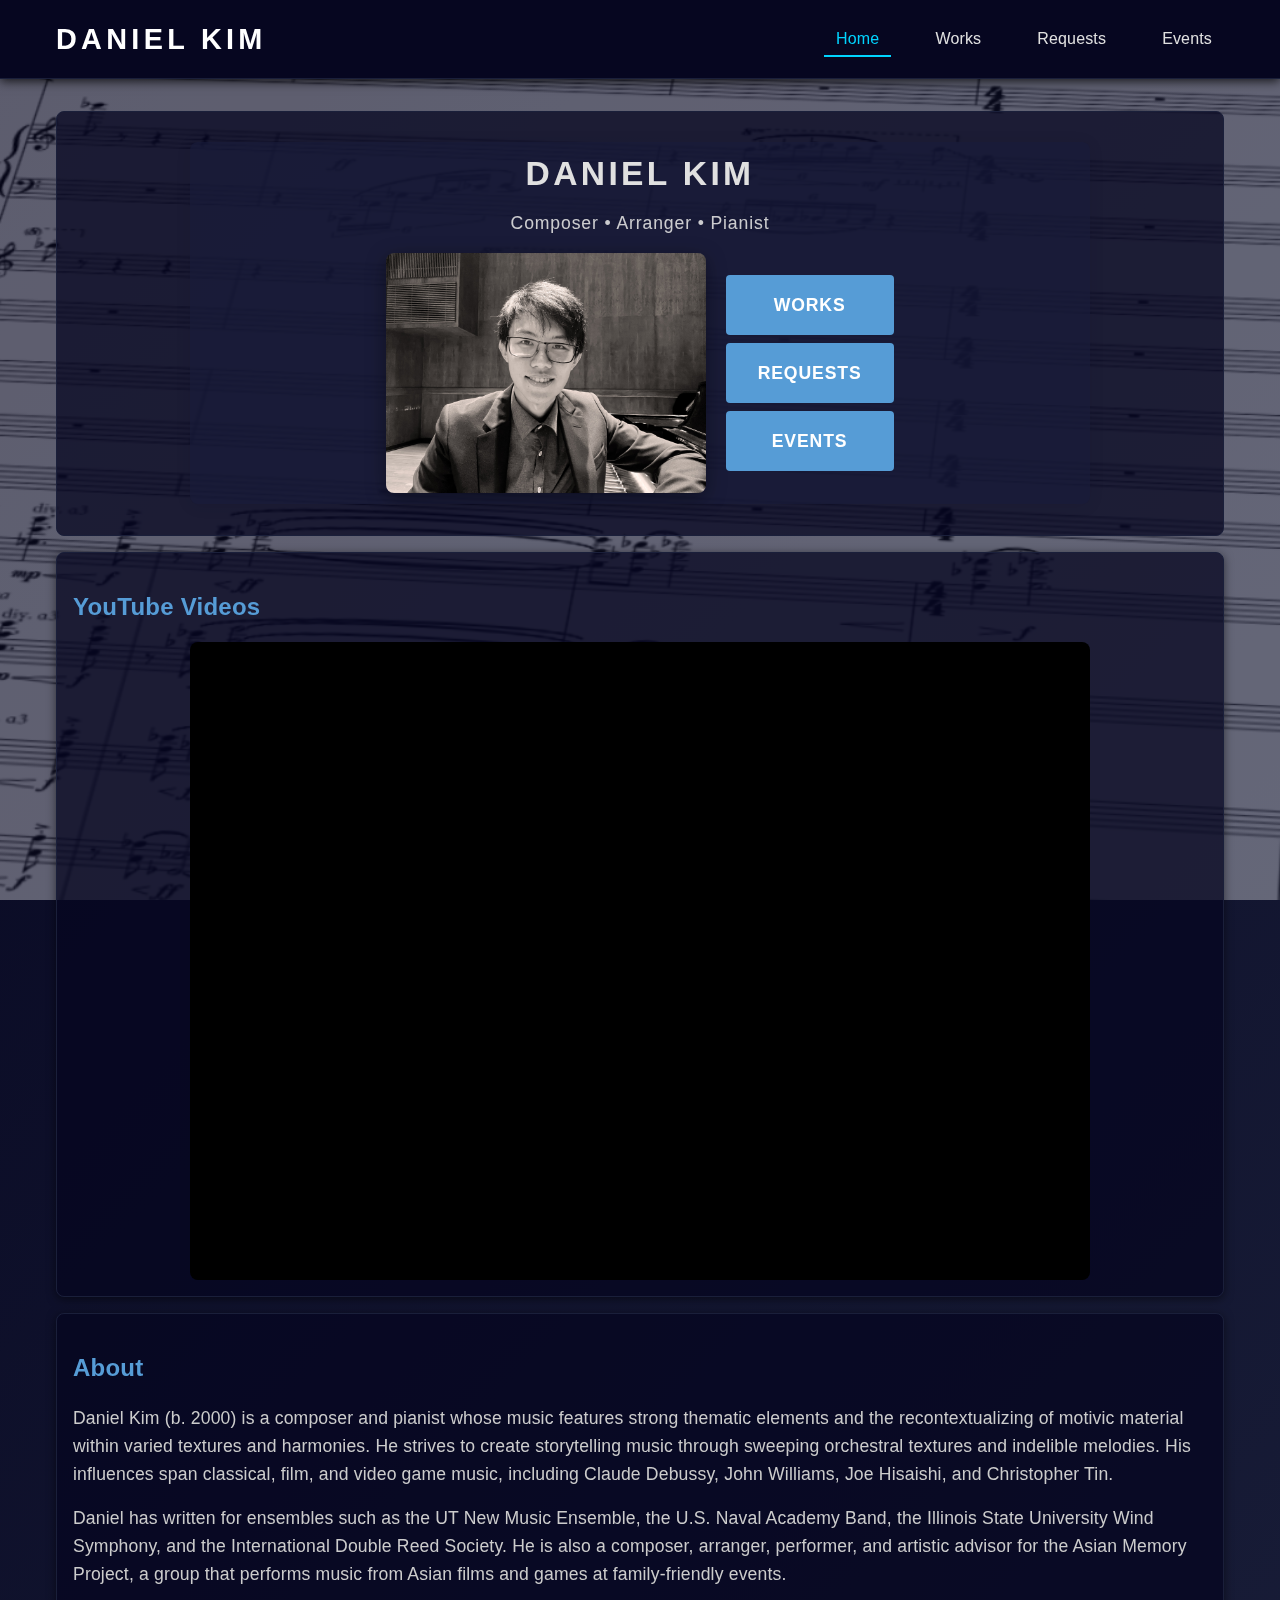
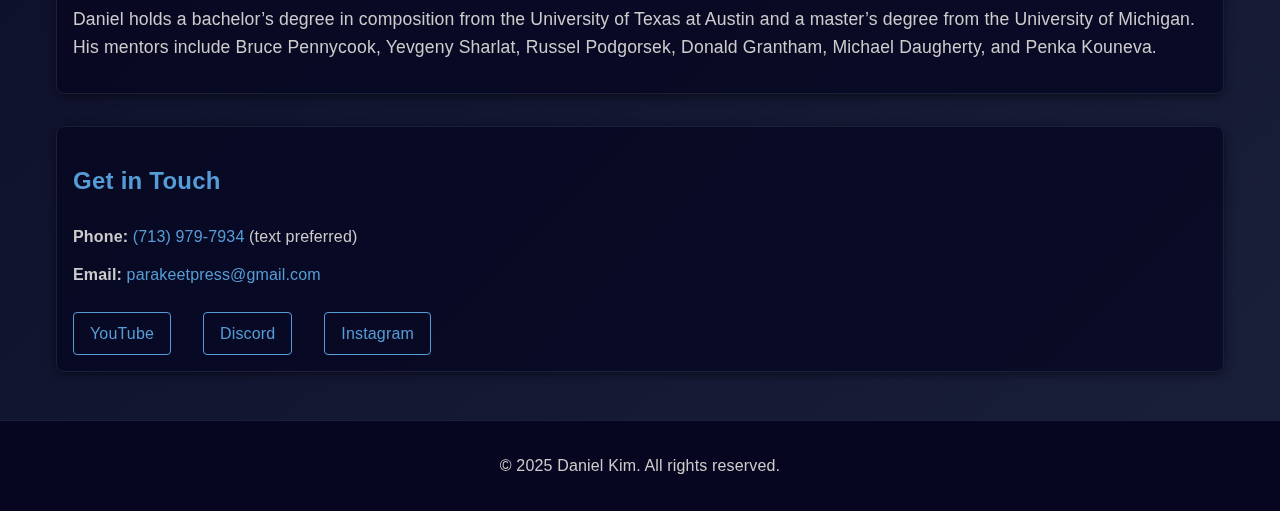
<file: index.html>
<!DOCTYPE html>
<html lang="en">
<head>
    <meta charset="UTF-8">
    <meta name="viewport" content="width=device-width, initial-scale=1.0">
    <title>DANIEL KIM - Composer • Arranger • Pianist</title>
    <link rel="stylesheet" href="styles.css">
</head>
<body>
    <nav class="navbar">
        <div class="nav-container">
            <div class="logo">DANIEL KIM</div>
            <ul class="nav-menu">
                <li><a href="index.html" class="nav-link active">Home</a></li>
                <li><a href="works.html" class="nav-link">Works</a></li>
                <li><a href="requests.html" class="nav-link">Requests</a></li>
                <li><a href="events.html" class="nav-link">Events</a></li>
            </ul>
        </div>
    </nav>

    <main>
        <section class="hero">
            <div class="hero-content">
                <div class="hero-header">
                    <h1>DANIEL KIM</h1>
                    <p class="subtitle">Composer • Arranger • Pianist</p>
                </div>
                <div class="hero-bottom">
                    <div class="hero-profile">
                        <img src="Headshot_B_small.jpg" alt="Daniel Kim" class="profile-image">
                    </div>
                    <div class="hero-buttons">
                        <a href="works.html" class="profile-btn works-btn">Works</a>
                        <a href="requests.html" class="profile-btn requests-btn">Requests</a>
                        <a href="events.html" class="profile-btn events-btn">Events</a>
                    </div>
                </div>
            </div>
        </section>

        <section class="content">
            <h2>YouTube Videos</h2>
            <div class="video-container">
                <iframe 
                    src="https://www.youtube.com/embed/videoseries?list=PLIHYGUgW_85utfrpKE93jfzaDp8JV3KwA&listType=playlist" 
                    title="YouTube video player" 
                    frameborder="0" 
                    allow="accelerometer; autoplay; clipboard-write; encrypted-media; gyroscope; picture-in-picture; web-share" 
                    allowfullscreen>
                </iframe>
            </div>
        </section>

        <section class="content">
            <h2>About</h2>
            <div id="bio-content">
                <p>Loading...</p>
            </div>
        </section>

        <section class="content contact-section">
            <h2>Get in Touch</h2>
            <div class="contact-info">
                <p><strong>Phone:</strong> <a href="tel:7139797934">(713) 979-7934</a> (text preferred)</p>
                <p><strong>Email:</strong> <a href="mailto:parakeetpress@gmail.com">parakeetpress@gmail.com</a></p>
            </div>
            <div class="social-links">
                <a href="https://www.youtube.com/@dankim291" target="_blank">YouTube</a>
                <a href="https://discord.gg/xzfkabWsRA" target="_blank">Discord</a>
                <a href="https://www.instagram.com/dankim291/" target="_blank">Instagram</a>
            </div>
        </section>
    </main>

    <footer>
        <p>&copy; 2025 Daniel Kim. All rights reserved.</p>
    </footer>

    <script>
        // Load bio from WebsiteBio.txt file
        fetch('WebsiteBio.txt')
            .then(response => response.text())
            .then(text => {
                // Split by double line breaks to create paragraphs
                const paragraphs = text.trim().split('\n').filter(line => line.trim() !== '');
                const bioHTML = paragraphs.map(p => `<p>${p.trim()}</p>`).join('');
                document.getElementById('bio-content').innerHTML = bioHTML;
            })
            .catch(error => {
                console.error('Error loading bio:', error);
                document.getElementById('bio-content').innerHTML = '<p>Unable to load bio content.</p>';
            });
    </script>
</body>
</html>
</file>
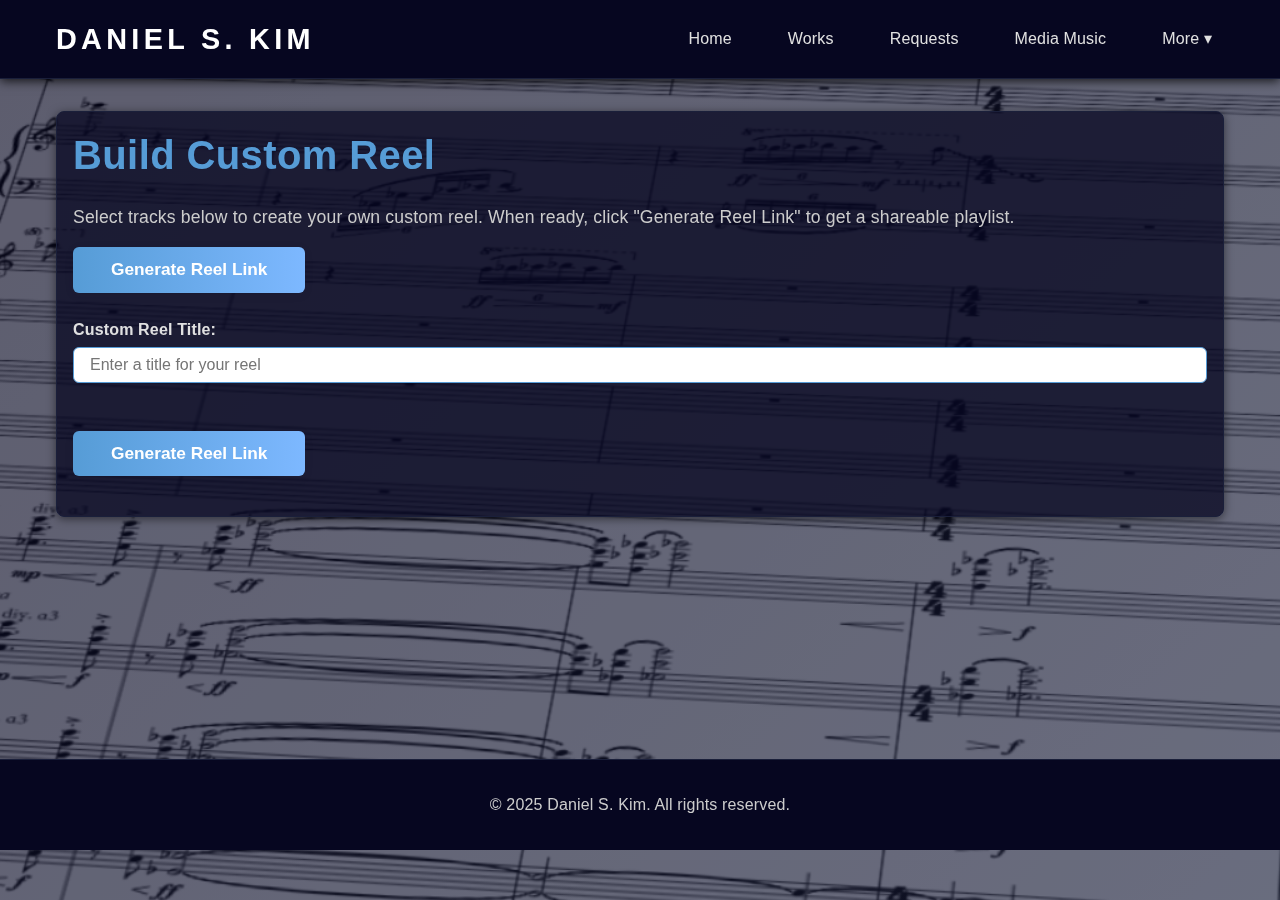
<file: build-custom-reel.html>
<!DOCTYPE html>
<html lang="en">
<head>
    <meta charset="UTF-8">
    <meta name="viewport" content="width=device-width, initial-scale=1.0">
    <title>Build Custom Reel - DANIEL KIM</title>
    <link rel="stylesheet" href="styles.css">
    <link rel="stylesheet" href="https://cdnjs.cloudflare.com/ajax/libs/font-awesome/6.4.0/css/all.min.css">
</head>
<body>
    <nav class="navbar">
        <div class="nav-container">
            <a href="index.html" class="logo">DANIEL S. KIM</a>
            <ul class="nav-menu">
                <li><a href="index.html" class="nav-link">Home</a></li>
                <li><a href="works.html" class="nav-link">Works</a></li>
                <li><a href="requests.html" class="nav-link">Requests</a></li>
                <li><a href="media-music.html" class="nav-link">Media Music</a></li>
                <li class="dropdown">
                    <a href="#" class="nav-link">More ▾</a>
                    <ul class="dropdown-menu">
                        <li><a href="events.html" class="dropdown-link">Events</a></li>
                        <li><a href="converter.html" class="dropdown-link">Text to Music Converter</a></li>
                        <li><a href="chord-progression.html" class="dropdown-link">Chord Progression Generator</a></li>
                        <li><a href="sunset-bird.html" class="dropdown-link">Sunset Bird</a></li>
                    </ul>
                </li>
            </ul>
        </div>
    </nav>
    <main>
        <section class="content">
            <h1>Build Custom Reel</h1>
            <p>Select tracks below to create your own custom reel. When ready, click "Generate Reel Link" to get a shareable playlist.</p>
            <button type="button" id="generate-reel-btn-top" class="reel-btn" style="margin-bottom:1.5rem;">Generate Reel Link</button>
            <form id="custom-reel-form" style="margin-top:0;">
                <div style="margin-bottom:1rem;">
                    <label for="custom-reel-title" style="font-weight:600;display:block;margin-bottom:0.3rem;">Custom Reel Title:</label>
                    <input type="text" id="custom-reel-title" name="custom-reel-title" placeholder="Enter a title for your reel" style="width:100%;padding:0.5em 1em;border-radius:6px;border:1px solid #569cd6;font-size:1em;">
                </div>
                <div class="custom-reel-list" id="track-list" style="display:flex;flex-direction:column;gap:0.5rem;"></div>
                <button type="button" id="generate-reel-btn" class="reel-btn" style="margin-top:2rem;">Generate Reel Link</button>
            </form>
            <div id="reel-link-container" style="margin-top:1.5rem;"></div>
        </section>
    </main>
    <footer>
        <p>&copy; 2025 Daniel S. Kim. All rights reserved.</p>
    </footer>
    <script>
    // Fetch and display all media music tracks with checkboxes
    fetch('WebsiteWorks.csv', { cache: 'no-store' })
        .then(response => response.text())
        .then(csvText => {
            function parseCSV(text) {
                const rows = [];
                let currentField = '', currentRow = [], insideQuotes = false;
                for (let i = 0; i < text.length; i++) {
                    const char = text[i], nextChar = text[i + 1];
                    if (char === '"' && nextChar === '"' && insideQuotes) { currentField += '"'; i++; }
                    else if (char === '"') { insideQuotes = !insideQuotes; }
                    else if (char === ',' && !insideQuotes) { currentRow.push(currentField); currentField = ''; }
                    else if ((char === '\n' || char === '\r') && !insideQuotes) {
                        if (char === '\r' && nextChar === '\n') i++;
                        if (currentField || currentRow.length > 0) { currentRow.push(currentField); rows.push(currentRow); currentRow = []; currentField = ''; }
                    } else { currentField += char; }
                }
                if (currentField || currentRow.length > 0) { currentRow.push(currentField); rows.push(currentRow); }
                return rows;
            }
            const rows = parseCSV(csvText);
            if (!rows || rows.length < 2) return;
            const headerRow = rows[0];
            const works = [];
            for (let i = 1; i < rows.length; i++) {
                const values = rows[i];
                if (values[0] === 'PUBLISHED') {
                    const work = {};
                    for (let j = 0; j < headerRow.length; j++) {
                        work[headerRow[j]?.trim() || `col${j}`] = values[j] || '';
                    }
                    works.push(work);
                }
            }
            // Only media music works
            const mediaWorks = works.filter(work => {
                const tags = (work['InstrumentTags'] || '').replace(/\[|\]/g, '').split(',').map(t => t.trim().toLowerCase());
                return tags.includes('media music');
            });
            // Render compact single-column cards for each track
            const trackList = document.getElementById('track-list');
            trackList.innerHTML = mediaWorks.map((work, idx) => {
                const audioSrc = work['mediaName'] ? `media-music-audio/${work['mediaName'].trim()}` : '';
                return `
                <div class="custom-reel-track" data-idx="${idx}" style="display:flex;align-items:center;gap:1rem;padding:0.5rem 0;border-bottom:1px solid #eee;cursor:pointer;">
                    <div style="display:flex;align-items:center;gap:0.75rem;min-width:0;">
                        <input type="checkbox" id="track-${idx}" name="track" value="${encodeURIComponent(work.Title)}" data-title="${encodeURIComponent(work.Title)}" style="width:1.5em;height:1.5em;">
                        <div style="flex:1;min-width:0;">
                            <div style="font-weight:600;font-size:1.05em;white-space:nowrap;overflow:hidden;text-overflow:ellipsis;">${work.Title}</div>
                            <div style="font-size:0.95em;color:#569cd6;">${work.genreTag || ''}</div>
                        </div>
                    </div>
                    ${audioSrc ? `<audio controls style="height:32px;width:320px;"><source src="${audioSrc}" type="audio/mpeg"></audio>` : ''}
                </div>
                `;
            }).join('');
            // Add logic to pause all other audio players when one starts
            const audioEls = trackList.querySelectorAll('audio');
            audioEls.forEach(audio => {
                audio.addEventListener('play', () => {
                    audioEls.forEach(other => {
                        if (other !== audio) other.pause();
                    });
                });
            });
            // Make clicking the card toggle the checkbox
            const cardEls = trackList.querySelectorAll('.custom-reel-track');
            cardEls.forEach(card => {
                card.addEventListener('click', function(e) {
                    // Don't toggle if clicking the checkbox or audio controls
                    if (e.target.tagName.toLowerCase() === 'input' || e.target.tagName.toLowerCase() === 'audio' || e.target.closest('audio')) return;
                    const idx = card.getAttribute('data-idx');
                    const checkbox = document.getElementById(`track-${idx}`);
                    if (checkbox) checkbox.checked = !checkbox.checked;
                });
            });
        });
    // Generate shareable link
    function handleGenerateReelLink() {
        const checked = Array.from(document.querySelectorAll('input[name="track"]:checked'));
        if (checked.length === 0) {
            document.getElementById('reel-link-container').innerHTML = '<span style="color:#c00;">Please select at least one track.</span>';
            return;
        }
        const titles = checked.map(cb => cb.getAttribute('data-title'));
        const customTitle = encodeURIComponent(document.getElementById('custom-reel-title').value.trim());
        let url = `genre-reel.html?custom=${titles.join(',')}`;
        if (customTitle) url += `&title=${customTitle}`;
        window.location.href = url;
    }
    document.getElementById('generate-reel-btn').onclick = handleGenerateReelLink;
    document.getElementById('generate-reel-btn-top').onclick = handleGenerateReelLink;
    </script>
</body>
</html>
</file>
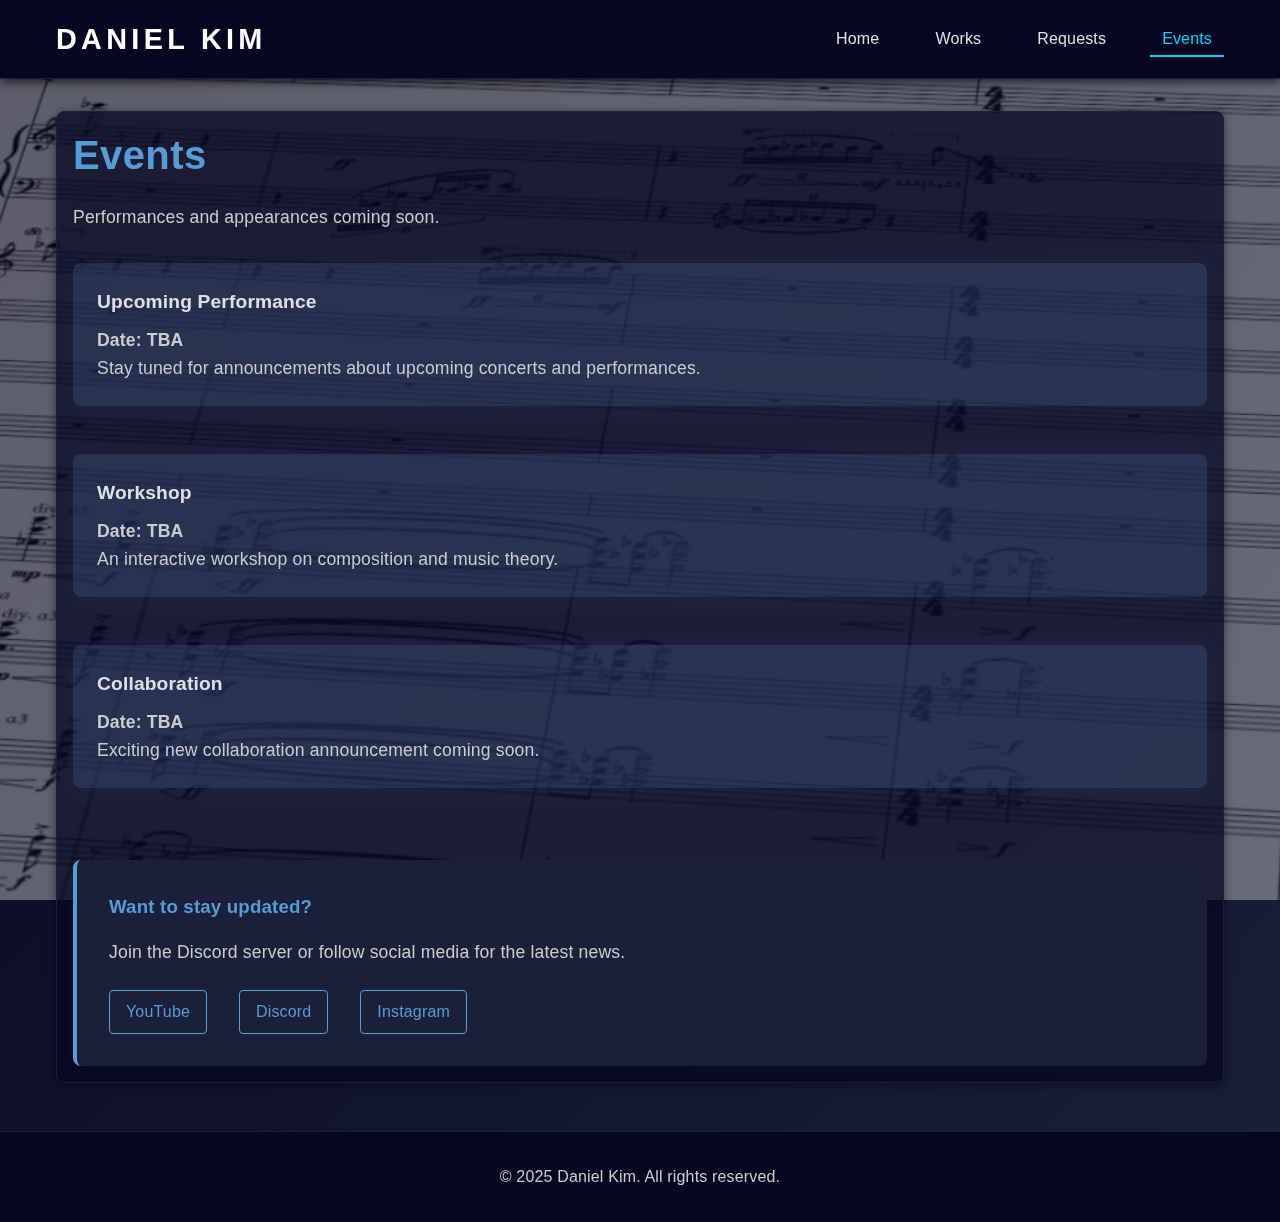
<file: events.html>
<!DOCTYPE html>
<html lang="en">
<head>
    <meta charset="UTF-8">
    <meta name="viewport" content="width=device-width, initial-scale=1.0">
    <title>Events - DANIEL KIM</title>
    <link rel="stylesheet" href="styles.css">
</head>
<body>
    <nav class="navbar">
        <div class="nav-container">
            <div class="logo">DANIEL KIM</div>
            <ul class="nav-menu">
                <li><a href="index.html" class="nav-link">Home</a></li>
                <li><a href="works.html" class="nav-link">Works</a></li>
                <li><a href="requests.html" class="nav-link">Requests</a></li>
                <li><a href="events.html" class="nav-link active">Events</a></li>
            </ul>
        </div>
    </nav>

    <main>
        <section class="content">
            <h1>Events</h1>
            <p>Performances and appearances coming soon.</p>
            
            <div class="events-list">
                <div class="event-item">
                    <h3>Upcoming Performance</h3>
                    <p class="event-date">Date: TBA</p>
                    <p>Stay tuned for announcements about upcoming concerts and performances.</p>
                </div>
                <div class="event-item">
                    <h3>Workshop</h3>
                    <p class="event-date">Date: TBA</p>
                    <p>An interactive workshop on composition and music theory.</p>
                </div>
                <div class="event-item">
                    <h3>Collaboration</h3>
                    <p class="event-date">Date: TBA</p>
                    <p>Exciting new collaboration announcement coming soon.</p>
                </div>
            </div>

            <div class="cta-section">
                <h3>Want to stay updated?</h3>
                <p>Join the Discord server or follow social media for the latest news.</p>
                <div class="social-links">
                    <a href="https://www.youtube.com/@dankim291" target="_blank">YouTube</a>
                    <a href="https://discord.gg/xzfkabWsRA" target="_blank">Discord</a>
                    <a href="https://www.instagram.com/dankim291/" target="_blank">Instagram</a>
                </div>
            </div>
        </section>
    </main>

    <footer>
        <p>&copy; 2025 Daniel Kim. All rights reserved.</p>
    </footer>
</body>
</html>
</file>
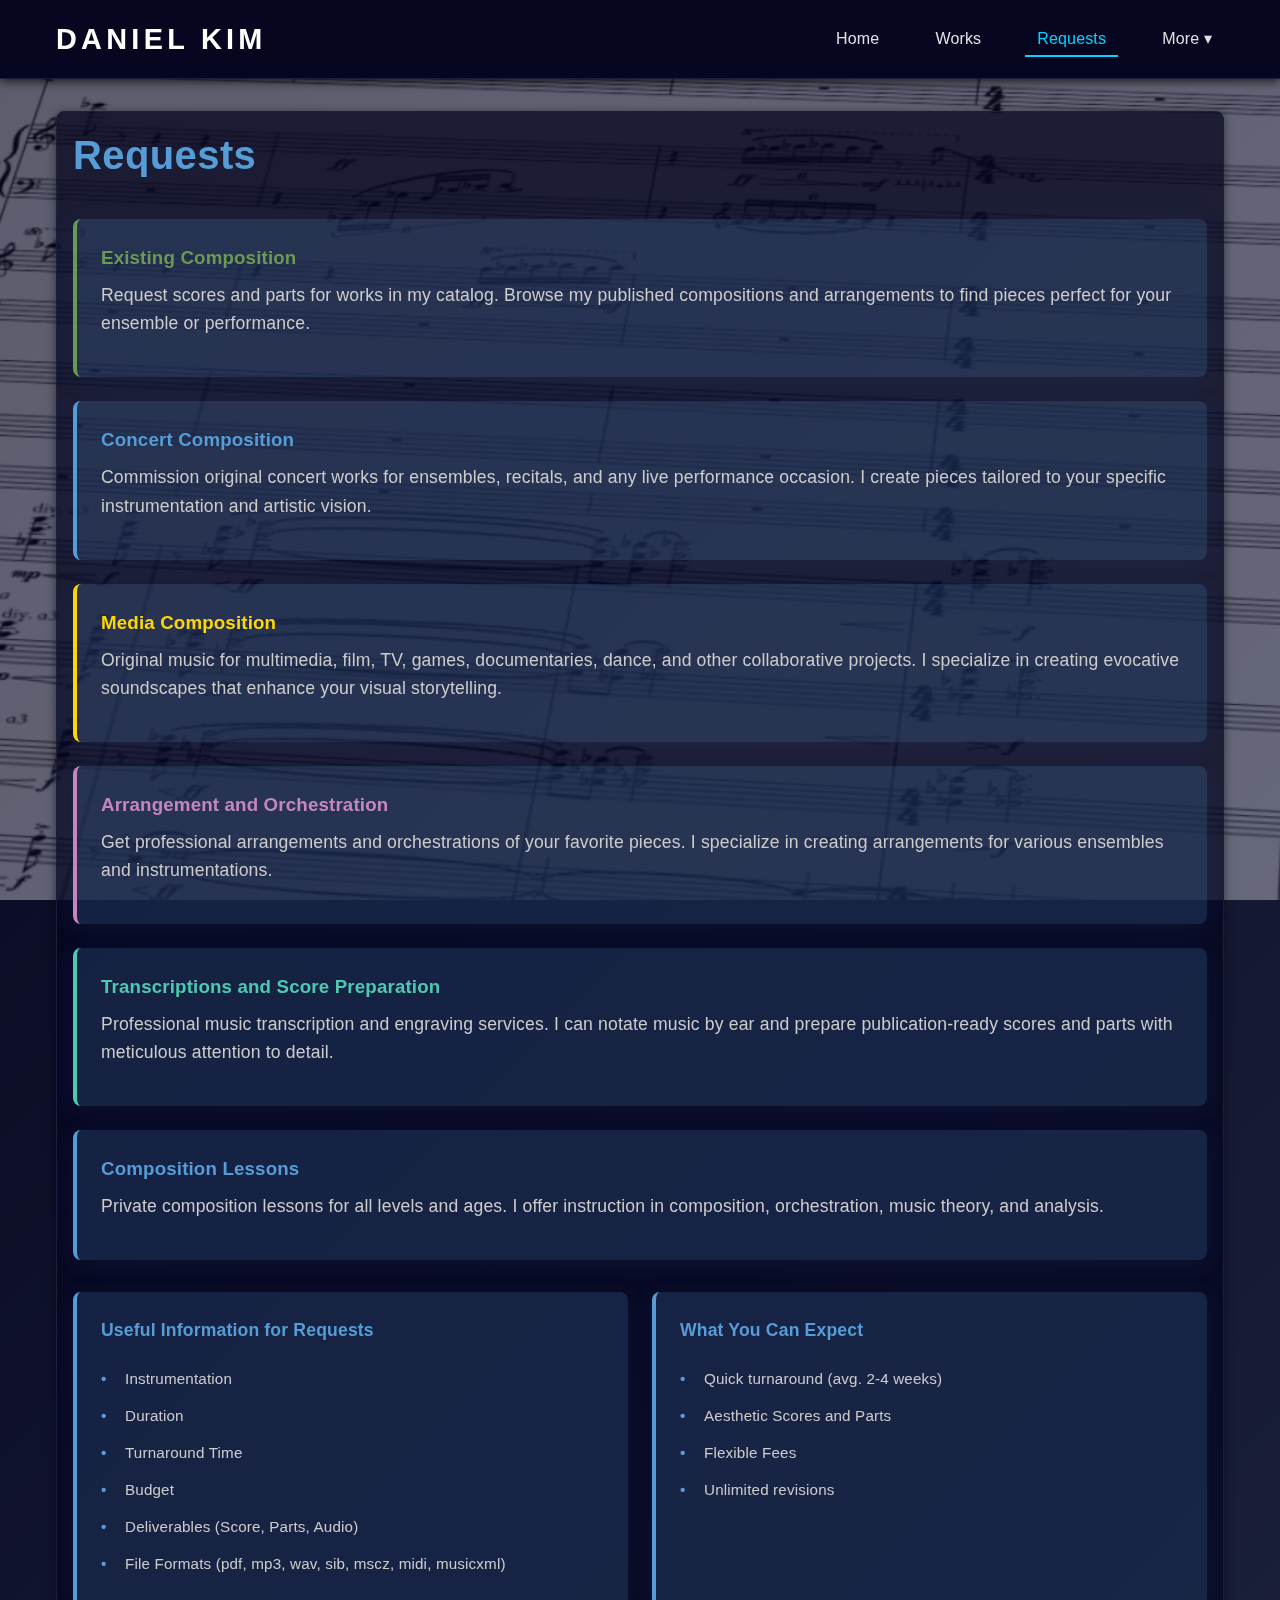
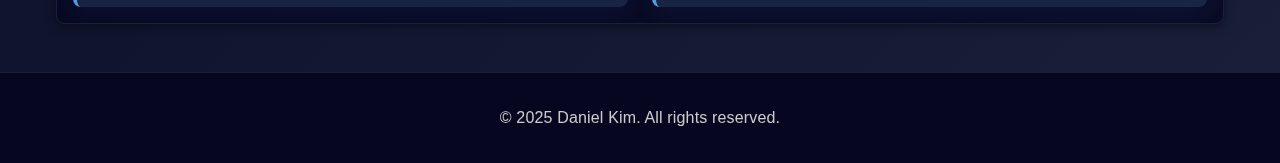
<file: requests.html>
<!DOCTYPE html>
<html lang="en">
<head>
    <meta charset="UTF-8">
    <meta name="viewport" content="width=device-width, initial-scale=1.0">
    <title>Requests - DANIEL KIM</title>
    <link rel="stylesheet" href="styles.css">
</head>
<body>
    <nav class="navbar">
        <div class="nav-container">
            <a href="index.html" class="logo">DANIEL KIM</a>
            <ul class="nav-menu">
                <li><a href="index.html" class="nav-link">Home</a></li>
                <li><a href="works.html" class="nav-link">Works</a></li>
                <li><a href="requests.html" class="nav-link active">Requests</a></li>
                <li class="dropdown">
                    <a href="#" class="nav-link">More ▾</a>
                    <ul class="dropdown-menu">
                        <li><a href="events.html" class="dropdown-link">Events</a></li>
                        <li><a href="converter.html" class="dropdown-link">Text to Music Converter</a></li>
                        <li><a href="chord-progression.html" class="dropdown-link">Chord Progression Generator</a></li>
                    </ul>
                </li>
            </ul>
        </div>
    </nav>

    <main>
        <section class="content">
            <h1>Requests</h1>
            
            <div class="requests-list">
                <div class="request-item request-existing" onclick="openRequestForm('existing')">
                    <h3>Existing Composition</h3>
                    <p>Request scores and parts for works in my catalog. Browse my published compositions and arrangements to find pieces perfect for your ensemble or performance.</p>
                </div>
                <div class="request-item request-concert" onclick="openRequestForm('concert')">
                    <h3>Concert Composition</h3>
                    <p>Commission original concert works for ensembles, recitals, and any live performance occasion. I create pieces tailored to your specific instrumentation and artistic vision.</p>
                </div>
                <div class="request-item request-media" onclick="openRequestForm('media')">
                    <h3>Media Composition</h3>
                    <p>Original music for multimedia, film, TV, games, documentaries, dance, and other collaborative projects. I specialize in creating evocative soundscapes that enhance your visual storytelling.</p>
                </div>
                <div class="request-item request-arrangement" onclick="openRequestForm('arrangement')">
                    <h3>Arrangement and Orchestration</h3>
                    <p>Get professional arrangements and orchestrations of your favorite pieces. I specialize in creating arrangements for various ensembles and instrumentations.</p>
                </div>
                <div class="request-item request-transcription" onclick="openRequestForm('transcription')">
                    <h3>Transcriptions and Score Preparation</h3>
                    <p>Professional music transcription and engraving services. I can notate music by ear and prepare publication-ready scores and parts with meticulous attention to detail.</p>
                </div>
                <div class="request-item request-lessons" onclick="openRequestForm('lessons')">
                    <h3>Composition Lessons</h3>
                    <p>Private composition lessons for all levels and ages. I offer instruction in composition, orchestration, music theory, and analysis.</p>
                </div>
            </div>

            <!-- Information Section -->
            <div class="request-info-section">
                <div class="info-box info-useful">
                    <h3>Useful Information for Requests</h3>
                    <ul>
                        <li>Instrumentation</li>
                        <li>Duration</li>
                        <li>Turnaround Time</li>
                        <li>Budget</li>
                        <li>Deliverables (Score, Parts, Audio)</li>
                        <li>File Formats (pdf, mp3, wav, sib, mscz, midi, musicxml)</li>
                    </ul>
                </div>
                <div class="info-box info-expect">
                    <h3>What You Can Expect</h3>
                    <ul>
                        <li>Quick turnaround (avg. 2-4 weeks)</li>
                        <li>Aesthetic Scores and Parts</li>
                        <li>Flexible Fees</li>
                        <li>Unlimited revisions</li>
                    </ul>
                </div>
            </div>

            <!-- Request Form Overlay -->
            <div id="request-overlay" class="request-overlay">
                <div class="request-form-container">
                    <button class="close-btn" onclick="closeRequestForm()">&times;</button>
                    <h2 id="form-title">Request Form</h2>
                    <form id="request-form" onsubmit="submitRequest(event)">
                        <input type="hidden" id="request-type" name="request-type">
                        
                        <div class="form-group">
                            <label for="name">Name *</label>
                            <input type="text" id="name" name="name" required>
                        </div>
                        
                        <div class="form-group">
                            <label for="email">Email *</label>
                            <input type="email" id="email" name="email" required>
                        </div>
                        
                        <div class="form-group">
                            <label for="subject">Subject</label>
                            <input type="text" id="subject" name="subject" readonly>
                        </div>
                        
                        <div class="form-group">
                            <label for="details">Project Details *</label>
                            <textarea id="details" name="details" rows="6" required></textarea>
                        </div>
                        
                        <button type="submit" class="submit-btn">Submit Request</button>
                    </form>
                </div>
            </div>
        </section>
    </main>

    <footer>
        <p>&copy; 2025 Daniel Kim. All rights reserved.</p>
    </footer>

    <script>
        const formTitles = {
            'existing': 'Request Existing Composition',
            'concert': 'Request Concert Composition',
            'media': 'Request Media Composition',
            'arrangement': 'Request Arrangement/Orchestration',
            'transcription': 'Request Transcription/Score Preparation',
            'lessons': 'Request Composition Lessons'
        };

        function openRequestForm(type) {
            document.getElementById('request-overlay').style.display = 'flex';
            document.getElementById('form-title').textContent = formTitles[type];
            document.getElementById('request-type').value = type;
            document.getElementById('subject').value = formTitles[type];
            document.body.style.overflow = 'hidden';
        }

        function closeRequestForm() {
            document.getElementById('request-overlay').style.display = 'none';
            document.getElementById('request-form').reset();
            document.body.style.overflow = 'auto';
        }

        function submitRequest(event) {
            event.preventDefault();
            
            const formData = new FormData(event.target);
            const data = Object.fromEntries(formData);
            
            // Create mailto link with form data
            const subject = encodeURIComponent(`${formTitles[data['request-type']]} - ${data.name}`);
            const body = encodeURIComponent(
                `Name: ${data.name}\n` +
                `Email: ${data.email}\n\n` +
                `Project Details:\n${data.details}`
            );
            
            window.location.href = `mailto:dankim291@icloud.com?subject=${subject}&body=${body}`;
            
            closeRequestForm();
        }

        // Close overlay when clicking outside the form
        document.getElementById('request-overlay').addEventListener('click', function(e) {
            if (e.target === this) {
                closeRequestForm();
            }
        });
    </script>
</body>
</html>
</file>
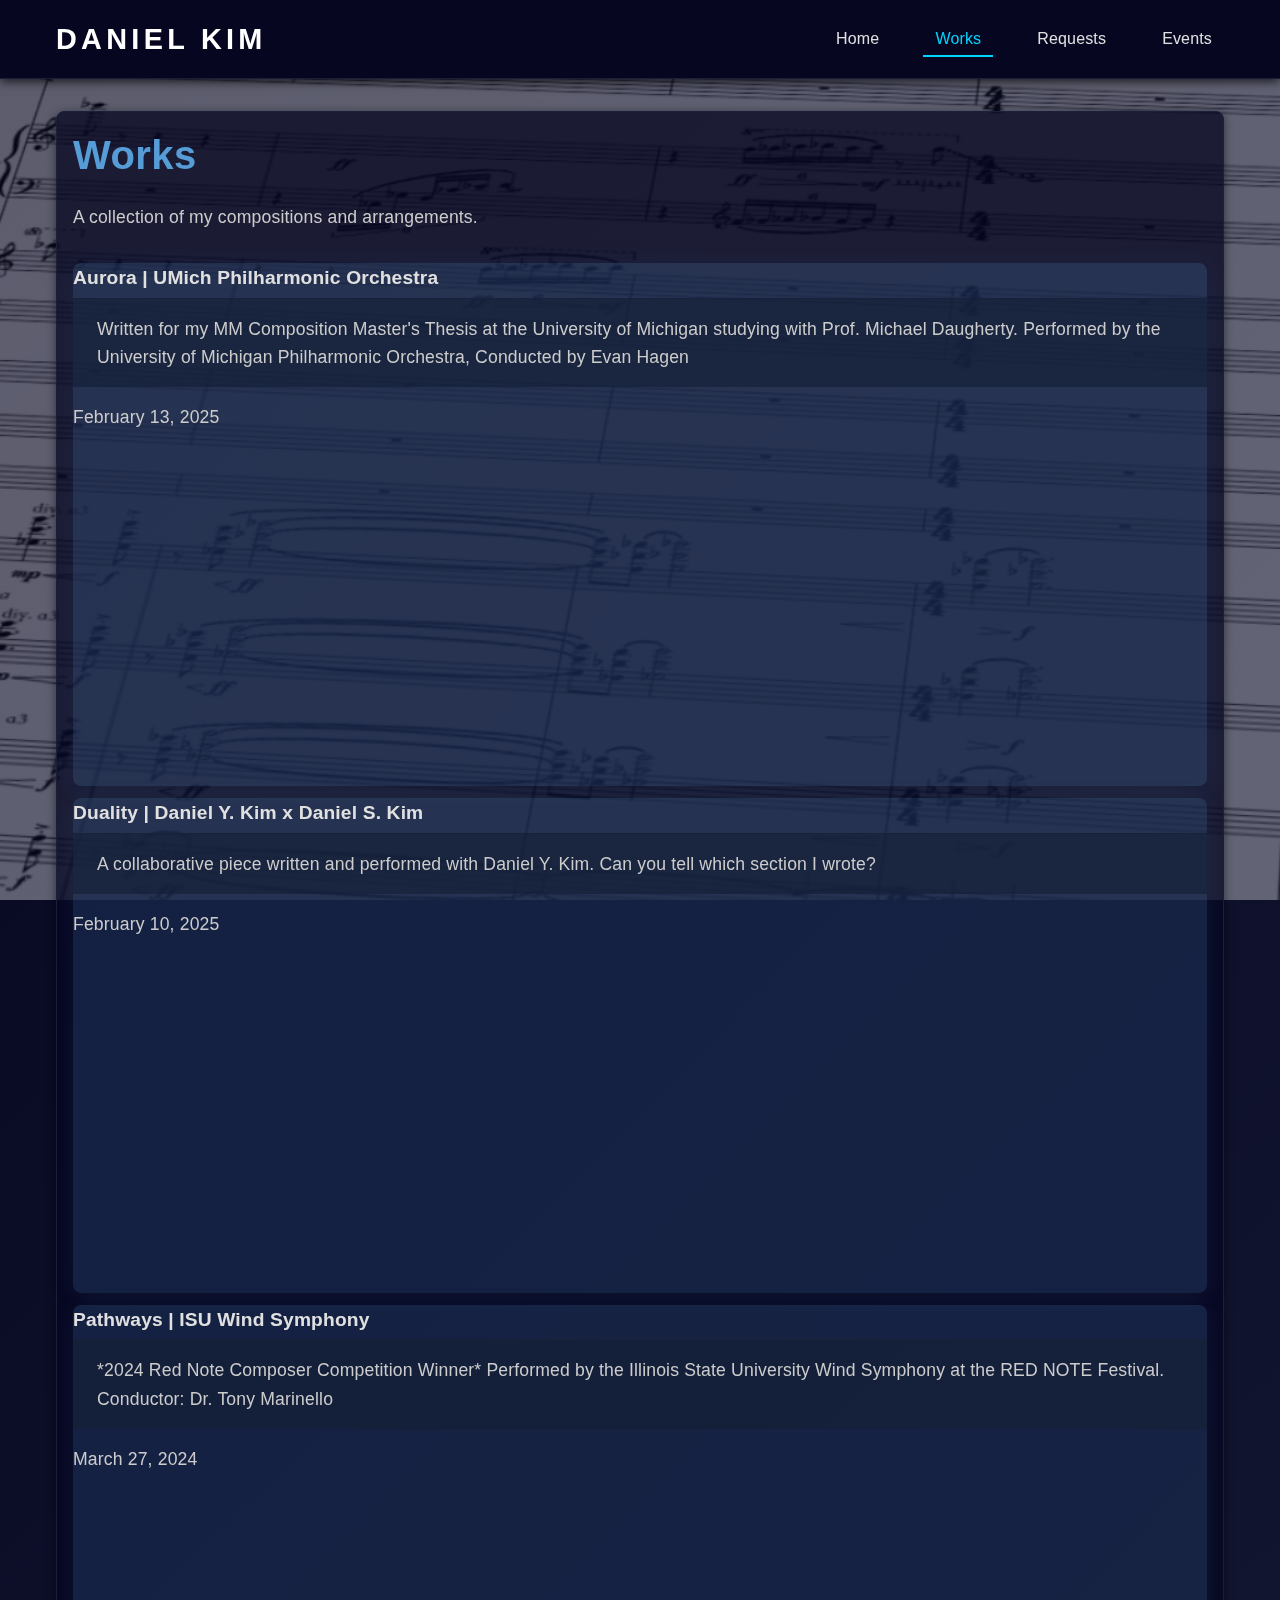
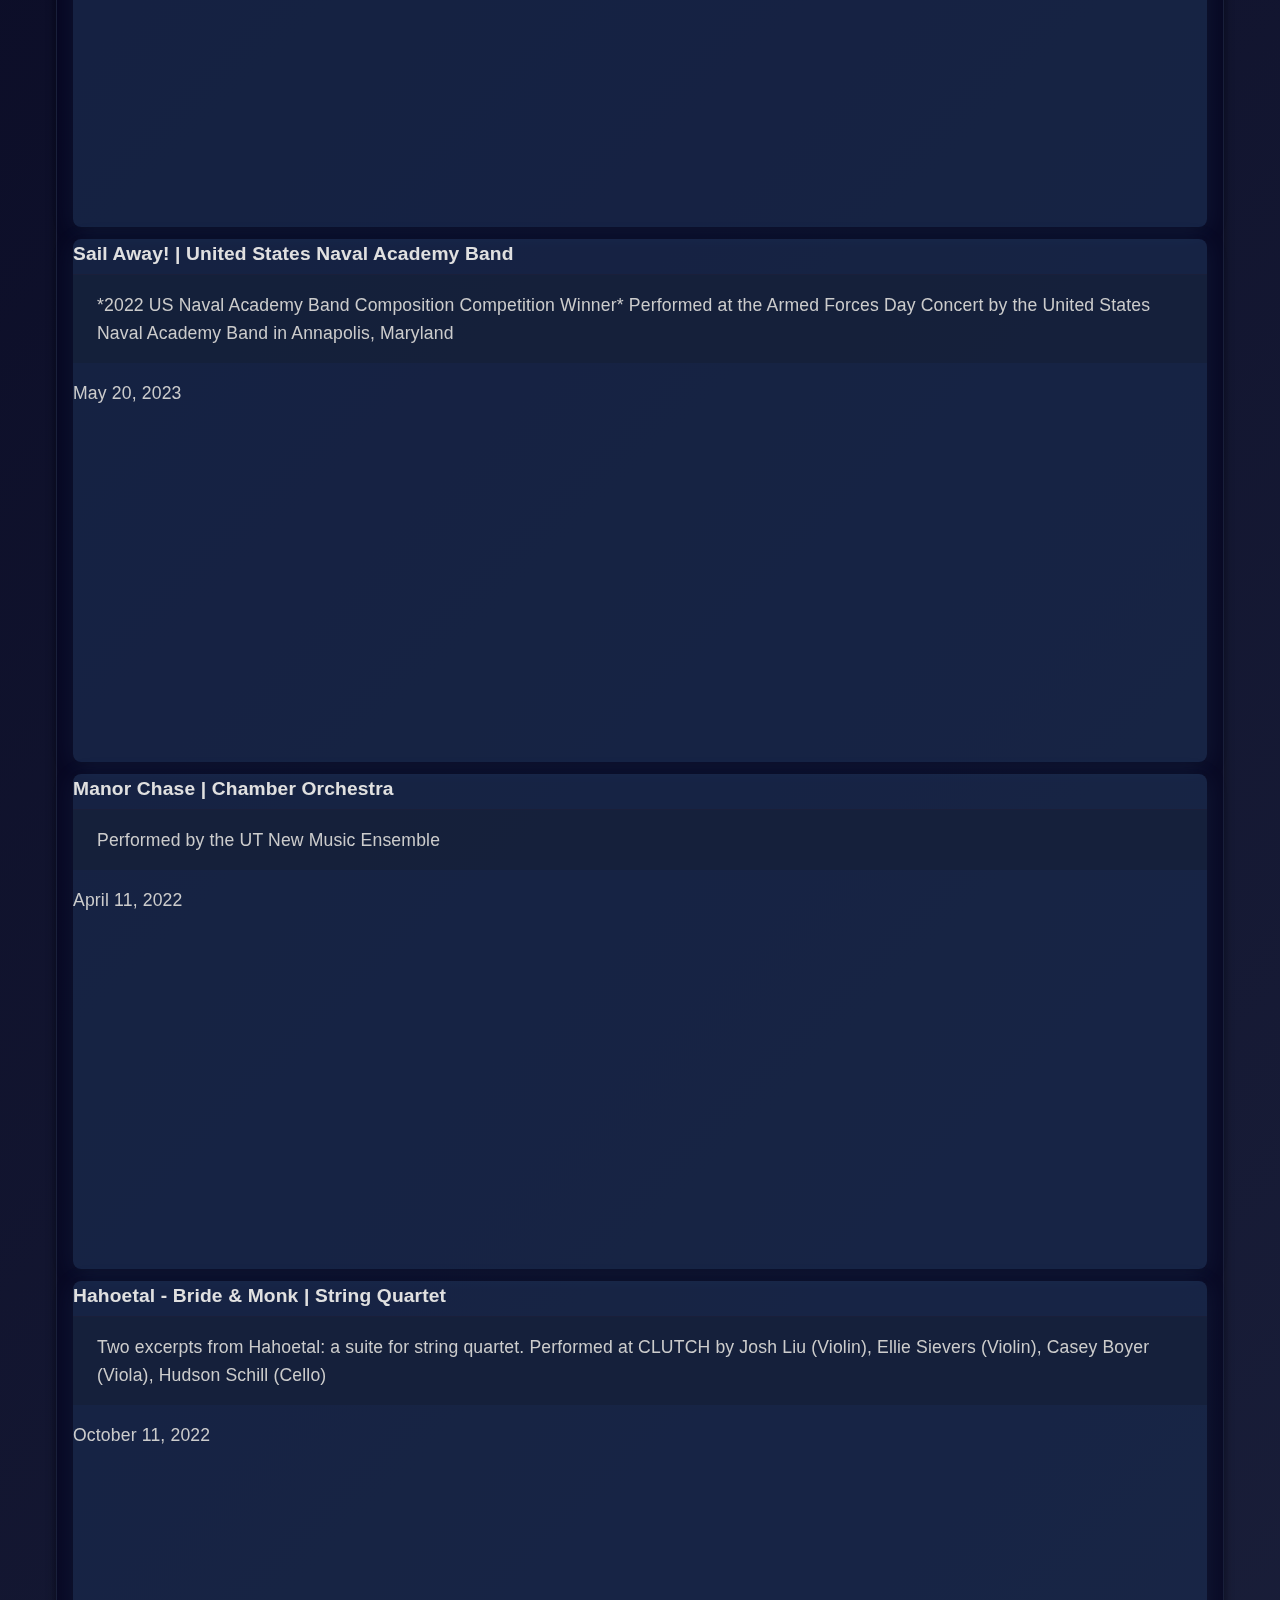
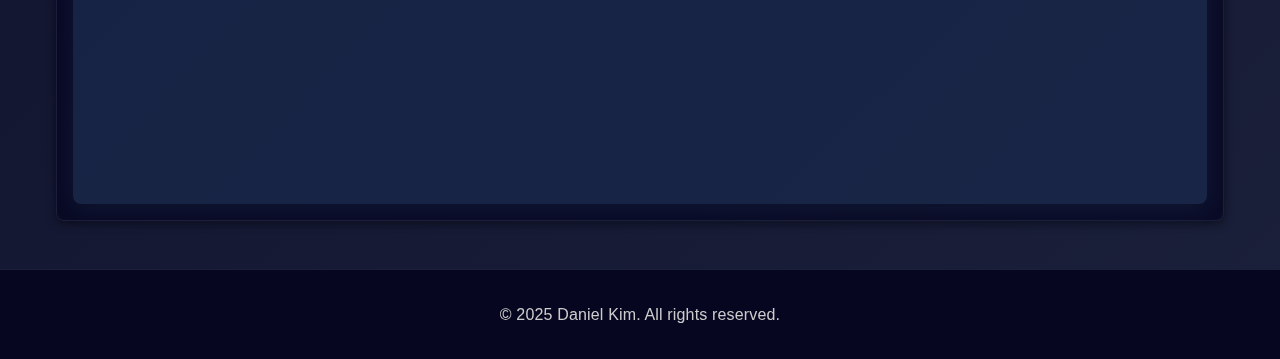
<file: works.html>
<!DOCTYPE html>
<html lang="en">
<head>
    <meta charset="UTF-8">
    <meta name="viewport" content="width=device-width, initial-scale=1.0">
    <title>Works - DANIEL KIM</title>
    <link rel="stylesheet" href="styles.css">
</head>
<body>
    <nav class="navbar">
        <div class="nav-container">
            <div class="logo">DANIEL KIM</div>
            <ul class="nav-menu">
                <li><a href="index.html" class="nav-link">Home</a></li>
                <li><a href="works.html" class="nav-link active">Works</a></li>
                <li><a href="requests.html" class="nav-link">Requests</a></li>
                <li><a href="events.html" class="nav-link">Events</a></li>
            </ul>
        </div>
    </nav>

    <main>
        <section class="content">
            <h1>Works</h1>
            <p>A collection of my compositions and arrangements.</p>
            
            <div class="works-list">
                <div class="work-item">
                    <h3>Aurora | UMich Philharmonic Orchestra</h3>
                    <p class="work-description">Written for my MM Composition Master's Thesis at the University of Michigan studying with Prof. Michael Daugherty. Performed by the University of Michigan Philharmonic Orchestra, Conducted by Evan Hagen</p>
                    <p class="work-date">February 13, 2025</p>
                    <iframe width="100%" height="315" src="https://www.youtube.com/embed/-xzdthOCYpQ" title="Aurora | UMich Philharmonic Orchestra" frameborder="0" allow="accelerometer; autoplay; clipboard-write; encrypted-media; gyroscope; picture-in-picture; web-share" allowfullscreen></iframe>
                </div>

                <div class="work-item">
                    <h3>Duality | Daniel Y. Kim x Daniel S. Kim</h3>
                    <p class="work-description">A collaborative piece written and performed with Daniel Y. Kim. Can you tell which section I wrote?</p>
                    <p class="work-date">February 10, 2025</p>
                    <iframe width="100%" height="315" src="https://www.youtube.com/embed/QLJfAUVPLwM" title="Duality | Daniel Y. Kim x Daniel S. Kim" frameborder="0" allow="accelerometer; autoplay; clipboard-write; encrypted-media; gyroscope; picture-in-picture; web-share" allowfullscreen></iframe>
                </div>

                <div class="work-item">
                    <h3>Pathways | ISU Wind Symphony</h3>
                    <p class="work-description">*2024 Red Note Composer Competition Winner* Performed by the Illinois State University Wind Symphony at the RED NOTE Festival. Conductor: Dr. Tony Marinello</p>
                    <p class="work-date">March 27, 2024</p>
                    <iframe width="100%" height="315" src="https://www.youtube.com/embed/YZEams68QDs" title="Pathways | ISU Wind Symphony" frameborder="0" allow="accelerometer; autoplay; clipboard-write; encrypted-media; gyroscope; picture-in-picture; web-share" allowfullscreen></iframe>
                </div>

                <div class="work-item">
                    <h3>Sail Away! | United States Naval Academy Band</h3>
                    <p class="work-description">*2022 US Naval Academy Band Composition Competition Winner* Performed at the Armed Forces Day Concert by the United States Naval Academy Band in Annapolis, Maryland</p>
                    <p class="work-date">May 20, 2023</p>
                    <iframe width="100%" height="315" src="https://www.youtube.com/embed/OGjiXD7dr14" title="Sail Away! | United States Naval Academy Band" frameborder="0" allow="accelerometer; autoplay; clipboard-write; encrypted-media; gyroscope; picture-in-picture; web-share" allowfullscreen></iframe>
                </div>

                <div class="work-item">
                    <h3>Manor Chase | Chamber Orchestra</h3>
                    <p class="work-description">Performed by the UT New Music Ensemble</p>
                    <p class="work-date">April 11, 2022</p>
                    <iframe width="100%" height="315" src="https://www.youtube.com/embed/1fXE871QcJA" title="Manor Chase | Chamber Orchestra" frameborder="0" allow="accelerometer; autoplay; clipboard-write; encrypted-media; gyroscope; picture-in-picture; web-share" allowfullscreen></iframe>
                </div>

                <div class="work-item">
                    <h3>Hahoetal - Bride & Monk | String Quartet</h3>
                    <p class="work-description">Two excerpts from Hahoetal: a suite for string quartet. Performed at CLUTCH by Josh Liu (Violin), Ellie Sievers (Violin), Casey Boyer (Viola), Hudson Schill (Cello)</p>
                    <p class="work-date">October 11, 2022</p>
                    <iframe width="100%" height="315" src="https://www.youtube.com/embed/RjK9FfPWDn8" title="Hahoetal - Bride & Monk | String Quartet" frameborder="0" allow="accelerometer; autoplay; clipboard-write; encrypted-media; gyroscope; picture-in-picture; web-share" allowfullscreen></iframe>
                </div>
            </div>
        </section>
    </main>

    <footer>
        <p>&copy; 2025 Daniel Kim. All rights reserved.</p>
    </footer>
</body>
</html>
</file>
<file: styles.css>
/* Right-align audio player in custom reel builder */
.custom-reel-track audio {
    margin-left: auto;
    display: block;
}
@media (max-width: 600px) {
    .custom-reel-track audio {
        margin-left: auto;
        margin-right: 0;
        width: 100% !important;
    }
}
/* Consistent button style for custom reel builder */
.reel-btn {
    background: linear-gradient(90deg, #569cd6 0%, #7db8ff 100%);
    color: #fff;
    border: none;
    border-radius: 6px;
    font-size: 1.08em;
    font-weight: 600;
    padding: 0.7em 2.2em;
    box-shadow: 0 2px 8px rgba(34,34,34,0.10);
    cursor: pointer;
    transition: background 0.18s, box-shadow 0.18s, transform 0.12s;
}
.reel-btn:hover, .reel-btn:focus {
    background: linear-gradient(90deg, #4a8ac2 0%, #569cd6 100%);
    box-shadow: 0 4px 16px rgba(34,34,34,0.13);
    transform: translateY(-2px) scale(1.03);
}
/* Responsive: Custom Reel Builder audio player stacks below on small screens */
@media (max-width: 600px) {
    .custom-reel-track {
        flex-direction: column !important;
        align-items: stretch !important;
    }
    .custom-reel-track > div:first-child {
        flex-direction: row !important;
        align-items: center !important;
        margin-bottom: 0 !important;
        gap: 0.75rem !important;
        min-width: 0 !important;
    }
    .custom-reel-track audio {
        width: 100% !important;
        min-width: 0 !important;
        margin-top: 0.5rem;
    }
}
.media-reels-grid .media-reel-card {
    min-width: 160px;
    max-width: 200px;
    min-height: 90px;
    padding: 1rem 0.75rem;
    margin: 0.5rem;
    font-size: 0.97em;
    display: flex;
    flex-direction: column;
    align-items: center;
    justify-content: center;
    box-sizing: border-box;
}
.requests-list.media-reels-grid {
    display: grid;
    grid-template-columns: repeat(auto-fit, minmax(160px, 1fr));
    gap: 0.75rem 1.2rem;
    justify-items: center;
    align-items: stretch;
    margin-top: 1.2rem;
}
/* Media Music genreTag squares (blue, small, like request page) */
/* Prevent 'Media Music' from wrapping in the menu bar */
a.nav-link[href="media-music.html"] {
    white-space: nowrap;
}
/* Ensure purchase button text is white */
.score-btn {
    color: #fff !important;
}
.description-btn {
    background-color: #569cd6 !important;
    color: #fff !important;
}
.description-btn:hover {
    background-color: #7db8ff;
    box-shadow: 0 5px 15px rgba(86, 156, 214, 0.3);
}
.request-note {
    font-size: 0.95rem;
    margin-bottom: 1.2rem;
    text-align: left;
    display: flex;
    align-items: center;
    gap: 0.4rem;
}
.request-note-link {
    color: #569cd6;
    text-decoration: underline;
    font-weight: 400;
}
.request-note-link:hover {
    color: #7db8ff;
}
.request-note-logo {
    width: 30px;
    height: 30px;
    margin-left: 2px;
    vertical-align: middle;
    border-radius: 4px;
    background: #fff;
    box-shadow: 0 1px 4px rgba(0,0,0,0.08);
}
.related-site-link {
    color: #569cd6;
    text-decoration: underline;
    font-size: 1.05rem;
    margin: 0 0 0.5rem 0;
    transition: color 0.2s;
}
.related-site-link:hover {
    color: #7db8ff;
}
/* Related Sites Grid */
.related-sites-grid {
    display: grid;
    grid-template-columns: 1fr 1fr;
    gap: 2.5rem;
    margin-top: 2rem;
}
.related-site-card {
    background: rgba(86, 156, 214, 0.10);
    border-radius: 12px;
    padding: 2rem 1.5rem 1.5rem 1.5rem;
    text-align: center;
    box-shadow: 0 2px 12px rgba(86,156,214,0.08);
    display: flex;
    flex-direction: column;
    align-items: center;
    justify-content: flex-start;
}
.related-site-logo {
    width: 120px;
    height: auto;
    margin-bottom: 1.2rem;
    border-radius: 8px;
    box-shadow: 0 2px 8px rgba(0,0,0,0.10);
    background: #fff;
}
.related-site-card h3 {
    margin: 0.5rem 0 0.3rem 0;
    font-size: 1.3rem;
    color: #569cd6;
}
.related-site-card p {
    color: #222;
    font-size: 1.05rem;
    margin: 0 0 0.5rem 0;
}
@media (max-width: 800px) {
    .related-sites-grid {
        grid-template-columns: 1fr;
    }
}
/* Related Sites Section */
.related-links {
    list-style: none;
    padding: 0;
    margin: 1.5rem 0 0 0;
    display: flex;
    flex-wrap: wrap;
    gap: 1.5rem;
}
.related-links li {
    font-size: 1.1rem;
}
.related-links a {
    color: #7db8ff;
    text-decoration: none;
    transition: color 0.2s;
}
.related-links a:hover {
    color: #569cd6;
    text-decoration: underline;
}
body {
    background: url('DK_BG_1.png') center center / cover no-repeat fixed;
    background-color: rgba(255,255,255,0.85);
    position: relative;
}

body::before {
    content: "";
    position: fixed;
    top: 0;
    left: 0;
    width: 100vw;
    height: 100vh;
    background: url('DK_BG_1.png') center center / cover no-repeat;
    opacity: 0.35;
    z-index: -1;
}
/* Vertical Cards Styles */
.vertical-cards {
    display: flex;
    flex-direction: column;
    gap: 1.2rem;
    width: 100%;
    max-width: 600px;
    margin: 2rem auto;
}
.vertical-card {
    display: flex;
    align-items: center;
    background: #f7fbff;
    border-radius: 12px;
    box-shadow: 0 2px 8px rgba(0,0,0,0.08);
    padding: 1rem 1.5rem;
    transition: box-shadow 0.2s;
}
.vertical-card:hover {
    box-shadow: 0 4px 16px rgba(0,0,0,0.12);
}
.card-icon {
    width: 140px;
    height: 140px;
    object-fit: cover;
    border-radius: 0;
    margin-right: 1.2rem;
    background: none;
    border: none;
    padding: 0;
}
.card-content {
    display: flex;
    flex-direction: column;
}
.card-title {
    font-size: 1.25rem;
    font-weight: bold;
    color: #222;
    margin-bottom: 0.3rem;
}
.card-desc {
    font-size: 1rem;
    color: #444;
}
* {
    margin: 0;
    padding: 0;
    box-sizing: border-box;
}

html {
    scroll-behavior: smooth;
}

body {
    font-family: 'Avenir', 'Avenir Next', sans-serif;
    line-height: 1.6;
    color: #e0e0e0;
    background: linear-gradient(135deg, #060620 0%, #1a1f3a 100%);
    letter-spacing: 0.01em;
    position: relative;
    min-height: 100vh;
    overflow-x: hidden;
}

/* Navigation Styles */
.navbar {
    background-color: #060620;
    padding: 1rem 0;
    position: sticky;
    top: 0;
    box-shadow: 0 2px 10px rgba(0, 0, 0, 0.8);
    z-index: 100;
    border-bottom: 1px solid #1a1f3a;
}

.nav-container {
    max-width: 1200px;
    margin: 0 auto;
    padding: 0 1rem;
    display: flex;
    justify-content: space-between;
    align-items: center;
}

.logo {
    font-size: 1.8rem;
    font-weight: bold;
    color: white;
    letter-spacing: 0.15em;
    text-decoration: none;
    transition: color 0.3s ease;
}

.logo:hover {
    color: #7db8ff;
}

.nav-menu {
    display: flex;
    list-style: none;
    gap: 2rem;
}

.nav-link {
    color: #e0e0e0;
    text-decoration: none;
    transition: color 0.3s ease;
    padding: 0.5rem 0.75rem;
    border-bottom: 2px solid transparent;
}

.nav-link:hover {
    color: #00d4ff;
}

.nav-link.active {
    color: #00d4ff;
    border-bottom-color: #00d4ff;
}

/* Dropdown Menu */
.dropdown {
    position: relative;
}

.dropdown .nav-link {
    white-space: nowrap;
}

.dropdown-menu {
    display: none;
    position: absolute;
    top: 100%;
    left: 0;
    background: #060620;
    min-width: 150px;
    box-shadow: 0 4px 10px rgba(0, 0, 0, 0.5);
    border-radius: 4px;
    padding: 0.5rem 0;
    margin-top: 0.5rem;
    z-index: 1000;
    list-style: none;
}

.dropdown:hover .dropdown-menu {
    display: block;
}

.dropdown-link {
    display: block;
    color: #e0e0e0;
    text-decoration: none;
    padding: 0.75rem 1rem;
    transition: background 0.3s ease, color 0.3s ease;
}

.dropdown-link:hover {
    background: #1a1f3a;
    color: #00d4ff;
}

.dropdown-link.active {
    color: #00d4ff;
}

/* Main Content */
main {
    max-width: 1200px;
    margin: 2rem auto;
    padding: 0 1rem;
    min-height: calc(100vh - 300px);
}

/* Hero Section */
.hero {
    background: rgba(6, 6, 32, 0.75);
    color: #e0e0e0;
    padding: 1.2rem 1rem;
    border-radius: 8px;
    margin-bottom: 1rem;
    border: 1px solid #1a1f3a;
    overflow: hidden;
}

.hero-content {
    display: flex;
    flex-direction: column;
    gap: 0.7rem;
    max-width: 900px;
    margin: 0.7rem auto;
    padding: 0.3rem 0.7rem 0.7rem 0.7rem;
    background: rgba(24, 28, 58, 0.65);
    border-radius: 8px;
    box-shadow: 0 2px 16px rgba(0,0,0,0.08);
}
.hero-header {
    width: 100%;
    text-align: center;
}

.hero-header h1 {
    font-size: 3.2rem;
    margin-bottom: 0.3rem;
    letter-spacing: 0.12em;
}

 .hero .subtitle {
    font-size: 1.3rem;
    font-weight: 300;
    letter-spacing: 0.05em;
    margin-top: 0;
    margin-bottom: 0.3rem;
}

.hero-bottom {
    display: flex;
    gap: 1.2rem;
    align-items: center;
    justify-content: center;
}

.hero-profile {
    flex: 0 0 auto;
    order: 1;
    display: flex;
    flex-direction: column;
    align-items: center;
    gap: 0.5rem;
}

.profile-image {
    width: 320px;
    height: auto;
    border-radius: 8px;
    box-shadow: 0 5px 20px rgba(0, 0, 0, 0.4);
}

.hero-buttons {
    display: flex;
    flex-direction: column;
    gap: 0.5rem;
    flex: 0 0 auto;
    order: 2;
}

.profile-btn {
    padding: 1rem 2rem;
    font-size: 1.1rem;
    font-weight: 600;
    text-decoration: none;
    transition: all 0.3s ease;
    letter-spacing: 0.05em;
    display: inline-block;
    background-color: #569cd6;
    color: #fff;
    border-radius: 4px;
    text-align: center;
    text-transform: uppercase;
}

.profile-btn:hover {
    background-color: #7db8ff;
    color: #fff;
    transform: translateY(-2px);
    box-shadow: 0 5px 15px rgba(86, 156, 214, 0.3);
}

.works-btn {
    background-color: #569cd6;
    color: #fff;
}

.works-btn:hover {
    background-color: #7db8ff;
    color: #fff;
    transform: translateY(-2px);
    box-shadow: 0 5px 15px rgba(86, 156, 214, 0.3);
}

.requests-btn {
    background-color: #569cd6;
    color: #fff;
}

.requests-btn:hover {
    background-color: #7db8ff;
    color: #fff;
    transform: translateY(-2px);
    box-shadow: 0 5px 15px rgba(86, 156, 214, 0.3);
}

.events-btn {
    background-color: #569cd6;
    color: #fff;
}

.events-btn:hover {
    background-color: #7db8ff;
    color: #fff;
    transform: translateY(-2px);
    box-shadow: 0 5px 15px rgba(86, 156, 214, 0.3);
}

.hero h1 {
    font-size: 2.1rem;
    margin-bottom: 0.5rem;
    letter-spacing: 0.10em;
}

.hero p {
    font-size: 1rem;
    opacity: 0.9;
}

.hero .subtitle {
    font-size: 1.1rem;
    font-weight: 300;
    letter-spacing: 0.05em;
}

/* Content Section */
.content {
    background: rgba(6, 6, 32, 0.75);
    padding: 0.7rem 1rem 1rem 1rem;
    border-radius: 8px;
    box-shadow: 0 2px 10px rgba(0, 0, 0, 0.5);
    margin-bottom: 1rem;
    border: 1px solid #1a1f3a;
}

/* Video carousel */
.video-scroll-container {
    position: relative;
    display: flex;
    align-items: center;
    gap: 1rem;
    max-width: 100%;
}

.video-carousel {
    display: flex;
    gap: 1.5rem;
    overflow-x: auto;
    scroll-behavior: smooth;
    padding: 1rem 0;
    scrollbar-width: none; /* Firefox */
    -ms-overflow-style: none; /* IE and Edge */
    scroll-snap-type: x mandatory;
    justify-content: flex-start;
}

.video-carousel::-webkit-scrollbar {
    display: none; /* Chrome, Safari, Opera */
}

.video-item {
    flex: 0 0 auto;
    width: 400px;
    aspect-ratio: 16/9;
    background: #000;
    border-radius: 8px;
    overflow: hidden;
    scroll-snap-align: center;
}

.video-item iframe {
    width: 100%;
    height: 100%;
    border: none;
}

.scroll-btn {
    background: #569cd6;
    color: #060620;
    border: none;
    width: 40px;
    height: 40px;
    border-radius: 50%;
    font-size: 1.5rem;
    cursor: pointer;
    transition: all 0.3s ease;
    flex-shrink: 0;
    display: flex;
    align-items: center;
    justify-content: center;
    font-weight: bold;
}

.scroll-btn:hover {
    background: #7db8ff;
    transform: scale(1.1);
}

.scroll-btn:active {
    transform: scale(0.95);
}

/* Old video container - kept for backwards compatibility */
.video-container {
    position: relative;
    padding-bottom: 56.25%; /* 16:9 aspect ratio */
    height: 0;
    overflow: hidden;
    max-width: 900px;
    margin: 0 auto;
    background: #000;
    border-radius: 8px;
}

.video-container iframe {
    position: absolute;
    top: 0;
    left: 0;
    width: 100%;
    height: 100%;
    border: none;
}

.content h1 {
    color: #569cd6;
    margin-bottom: 1rem;
    font-size: 2.5rem;
    letter-spacing: 0.01em;
}

.content h2 {
    color: #569cd6;
    margin-bottom: 1rem;
    margin-top: 1.5rem;
    letter-spacing: 0.01em;
}

.content p {
    margin-bottom: 1rem;
    font-size: 1.1rem;
    color: #cccccc;
}

/* Year Navigation */
.year-nav {
    display: flex;
    justify-content: center;
    align-items: center;
    gap: 2rem;
    margin: 2rem 0 1rem 0;
    padding: 1.5rem;
    background: rgba(86, 156, 214, 0.18);
    box-shadow: 0 4px 24px 0 rgba(86,156,214,0.10), 0 1.5px 6px 0 rgba(0,0,0,0.10);
    border-radius: 8px;
}

/* Filters */
.filters {
    display: flex;
    justify-content: center;
    align-items: center;
    gap: 2rem;
    margin: 0 0 2rem 0;
    padding: 1rem 1.5rem;
    background: rgba(86, 156, 214, 0.18);
    box-shadow: 0 4px 24px 0 rgba(86,156,214,0.10), 0 1.5px 6px 0 rgba(0,0,0,0.10);
    border-radius: 8px;
}

.filter-group {
    display: flex;
    align-items: center;
    gap: 0.5rem;
}

.filter-group label {
    color: #7db8ff;
    font-weight: 600;
    font-size: 0.9rem;
}

.filter-group select {
    padding: 0.5rem 1rem;
    background: #060620;
    color: #7db8ff;
    border: 2px solid #569cd6;
    border-radius: 6px;
    font-size: 0.9rem;
    font-family: 'Avenir', 'Avenir Next', sans-serif;
    cursor: pointer;
    transition: all 0.3s ease;
}

.filter-group select:hover {
    border-color: #7db8ff;
    background: #1a1f3a;
}

.filter-group select:focus {
    outline: none;
    border-color: #7db8ff;
    box-shadow: 0 0 0 3px rgba(86, 156, 214, 0.2);
}

.year-display {
    font-size: 2rem;
    font-weight: 700;
    color: #569cd6;
    min-width: 100px;
    text-align: center;
}

.nav-btn {
    padding: 0.6rem 1.2rem;
    background-color: #569cd6;
    color: #060620;
    border: none;
    border-radius: 6px;
    font-weight: 600;
    font-size: 0.9rem;
    cursor: pointer;
    transition: all 0.3s ease;
    font-family: 'Avenir', 'Avenir Next', sans-serif;
}

.nav-btn:hover:not(:disabled) {
    background-color: #7db8ff;
    transform: translateY(-2px);
    box-shadow: 0 5px 15px rgba(86, 156, 214, 0.3);
}

.nav-btn:disabled {
    background-color: #1a1f3a;
    color: #555;
    cursor: not-allowed;
    opacity: 0.5;
}

/* Year Container */
.year-container {
    margin: 2rem 0;
}

.year-title {
    font-size: 2.5rem;
    font-weight: 700;
    color: #569cd6;
    text-align: center;
    margin-bottom: 2rem;
    padding-bottom: 1rem;
    border-bottom: 3px solid #569cd6;
}

/* Category Sections */
.category-section {
    margin-bottom: 2rem;
}

.category-header {
    cursor: pointer;
    user-select: none;
    padding: 1rem;
    background: rgba(86, 156, 214, 0.18);
    box-shadow: 0 4px 24px 0 rgba(86,156,214,0.10), 0 1.5px 6px 0 rgba(0,0,0,0.10);
    border-radius: 8px;
    margin: 1rem 0;
    color: #569cd6;
    transition: background 0.3s ease;
}

.category-header:hover {
    background: #243a5e;
}

.toggle-icon {
    display: inline-block;
    width: 1rem;
    transition: transform 0.3s ease;
}

.category-content {
    display: block;
}

/* List Layout for Works */
.works-list {
    display: flex;
    flex-direction: column;
    gap: 0.75rem;
    margin-top: 2rem;
}

.work-item {
    background: rgba(86, 156, 214, 0.18);
    box-shadow: 0 4px 24px 0 rgba(86,156,214,0.10), 0 1.5px 6px 0 rgba(0,0,0,0.10);
    border-radius: 8px;
    overflow: hidden;
}

.work-color-0 {
    border-left: 4px solid #6a9955;
}

.work-color-0 h3 {
    color: #6a9955;
}

.work-color-1 {
    border-left: 4px solid #569cd6;
}

.work-color-1 h3 {
    color: #569cd6;
}

.work-color-2 {
    border-left: 4px solid transparent;
}

.work-color-2 h3 {
    color: inherit;
}

.work-color-3 {
    border-left: 4px solid transparent;
}

.work-color-3 h3 {
    color: inherit;
}

.work-color-4 {
    border-left: 4px solid transparent;
}

.work-color-4 h3 {
    color: inherit;
}

.work-color-5 {
    border-left: 4px solid transparent;
}

.work-color-5 h3 {
    color: inherit;
}

.work-main {
    display: flex;
    justify-content: space-between;
    align-items: flex-start;
    padding: 1.25rem 1.5rem 0.5rem 1.5rem;
    gap: 1.5rem;
}

.work-info {
    flex: 1;
    min-width: 0;
}

.work-item h3 {
    margin: 0 0 0.25rem 0;
    font-size: 1.2rem;
    font-weight: 700;
}

.work-year-text {
    color: #ffffff;
    font-weight: normal !important;
    font-size: 0.96rem;
}

.work-instrumentation {
    margin: 0;
    font-size: 0.96rem;
    font-weight: 500;
}

.work-actions {
    display: flex;
    gap: 0.5rem;
    flex-wrap: wrap;
    justify-content: flex-end;
    flex-shrink: 0;
}

.action-btn {
    padding: 0.4rem 0.8rem;
    background-color: #569cd6;
    color: #060620;
    text-decoration: none;
    border-radius: 6px;
    font-weight: 600;
    font-size: 0.8rem;
    border: none;
    cursor: pointer;
    transition: all 0.3s ease;
}

.action-btn:hover {
    background-color: #7db8ff;
    transform: translateY(-2px);
    box-shadow: 0 5px 15px rgba(86, 156, 214, 0.3);
}

.video-btn {
    background-color: #569cd6;
    color: #fff;
}

.video-btn:hover {
    background-color: #7db8ff;
    box-shadow: 0 5px 15px rgba(86, 156, 214, 0.3);
}

.request-btn {
    background-color: #569cd6;
    color: #fff;
}

.request-btn:hover {
    background-color: #7db8ff;
    box-shadow: 0 5px 15px rgba(86, 156, 214, 0.3);
}

/* Pagination */
.pagination {
    display: flex;
    justify-content: center;
    align-items: center;
    gap: 1rem;
    margin-top: 1.5rem;
    padding: 1rem 0;
}

.page-btn {
    padding: 0.5rem 1rem;
    background-color: #569cd6;
    color: #060620;
    border: none;
    border-radius: 6px;
    font-weight: 600;
    font-size: 0.9rem;
    cursor: pointer;
    transition: all 0.3s ease;
    font-family: 'Avenir', 'Avenir Next', sans-serif;
}

.page-btn:hover:not(:disabled) {
    background-color: #7db8ff;
    transform: translateY(-2px);
    box-shadow: 0 5px 15px rgba(86, 156, 214, 0.3);
}

.page-btn:disabled {
    background-color: #1a1f3a;
    color: #555;
    cursor: not-allowed;
    opacity: 0.5;
}

.page-info {
    color: #7db8ff;
    font-weight: 500;
    font-size: 0.9rem;
}

.work-description {
    background: rgba(21, 32, 56, 0.7);
    padding: 1rem 1.5rem;
    color: #cccccc;
    border-top: 1px solid #1a1f3a;
    line-height: 1.6;
    font-size: 0.95rem;
}

/* Converter Styles */
.converter-container {
    display: grid;
    grid-template-columns: 1fr 1fr;
    gap: 2rem;
    margin: 2rem 0;
}

.converter-input-section,
.converter-output-section {
    background: rgba(26, 31, 58, 0.7);
    padding: 1.5rem;
    border-radius: 8px;
}

.converter-input-section label,
.converter-output-section h3 {
    color: #7db8ff;
    font-weight: 600;
    margin-bottom: 0.75rem;
    display: block;
}

#text-input {
    width: 100%;
    padding: 1rem;
    background: #060620;
    border: 2px solid #2a2f4a;
    border-radius: 6px;
    color: #e0e0e0;
    font-family: inherit;
    font-size: 1rem;
    resize: vertical;
    margin-bottom: 1.5rem;
}

#text-input:focus {
    outline: none;
    border-color: #569cd6;
}

.converter-options {
    display: flex;
    gap: 1.5rem;
    margin-bottom: 1.5rem;
    flex-wrap: wrap;
}

.option-group {
    flex: 1;
    min-width: 150px;
}

.option-group label {
    color: #cccccc;
    font-size: 0.9rem;
    margin-bottom: 0.5rem;
}

.option-group select {
    width: 100%;
    padding: 0.6rem;
    background: #060620;
    border: 2px solid #2a2f4a;
    border-radius: 6px;
    color: #e0e0e0;
    font-family: inherit;
    cursor: pointer;
}

.option-group select:focus {
    outline: none;
    border-color: #569cd6;
}

.option-group input[type="range"] {
    width: 100%;
    height: 6px;
    background: #2a2f4a;
    border-radius: 3px;
    outline: none;
    cursor: pointer;
}

.option-group input[type="range"]::-webkit-slider-thumb {
    appearance: none;
    width: 18px;
    height: 18px;
    background: #569cd6;
    border-radius: 50%;
    cursor: pointer;
}

.option-group input[type="range"]::-moz-range-thumb {
    width: 18px;
    height: 18px;
    background: #569cd6;
    border-radius: 50%;
    border: none;
    cursor: pointer;
}

.checkbox-group {
    display: flex;
    align-items: center;
}

.checkbox-group label {
    display: flex;
    align-items: center;
    gap: 0.5rem;
    cursor: pointer;
}

.checkbox-group input[type="checkbox"] {
    width: 18px;
    height: 18px;
    cursor: pointer;
    accent-color: #569cd6;
}

.checkbox-group span {
    color: #cccccc;
    font-size: 0.9rem;
}

.converter-btn {
    padding: 0.75rem 1.5rem;
    background: #569cd6;
    color: #060620;
    border: none;
    border-radius: 6px;
    font-weight: 600;
    font-size: 0.95rem;
    cursor: pointer;
    transition: all 0.3s ease;
}

.converter-btn:hover:not(:disabled) {
    background: #7db8ff;
    transform: translateY(-2px);
    box-shadow: 0 5px 15px rgba(86, 156, 214, 0.3);
}

.converter-btn:disabled {
    background: #2a2f4a;
    color: #666;
    cursor: not-allowed;
}

.music-output {
    background: #060620;
    border: 2px solid #2a2f4a;
    border-radius: 6px;
    padding: 1.5rem;
    min-height: 200px;
    margin-bottom: 1rem;
}

.note-sequence {
    display: flex;
    flex-wrap: wrap;
    gap: 0.5rem;
}

.note-item {
    background: #569cd6;
    color: #060620;
    padding: 0.4rem 0.8rem;
    border-radius: 4px;
    font-weight: 600;
    font-size: 0.9rem;
}

.note-item.rest {
    background: #666;
    color: #e0e0e0;
}

.output-actions {
    display: flex;
    gap: 1rem;
}

.converter-info {
    background: rgba(26, 31, 58, 0.7);
    padding: 1.5rem;
    border-radius: 8px;
    margin-top: 2rem;
}

.converter-info h3 {
    color: #7db8ff;
    margin-bottom: 1rem;
}

.converter-info p {
    color: #cccccc;
    margin-bottom: 1rem;
}

.converter-info ul {
    list-style: none;
    padding: 0;
    display: grid;
    grid-template-columns: repeat(auto-fit, minmax(150px, 1fr));
    gap: 0.5rem;
}

.converter-info li {
    color: #cccccc;
    padding: 0.5rem;
    background: rgba(6, 6, 32, 0.75);
    border-radius: 4px;
}

.converter-demo {
    background: rgba(26, 31, 58, 0.7);
    padding: 1.5rem;
    border-radius: 8px;
    margin-top: 2rem;
}

.converter-demo h3 {
    color: #7db8ff;
    margin-bottom: 0.5rem;
}

.converter-demo p {
    color: #cccccc;
    margin-bottom: 1rem;
}

.demo-video {
    position: relative;
    width: 100%;
    max-width: 800px;
    margin: 0 auto;
}

.demo-video iframe {
    width: 100%;
    height: auto;
    aspect-ratio: 16 / 9;
    border-radius: 8px;
}

/* Responsive */
@media (max-width: 768px) {
    .work-main {
        flex-direction: column;
        gap: 0.75rem;
        padding: 0.75rem 1rem;
    }
    
    .work-actions {
        justify-content: flex-start;
    }
    
    .work-description {
        padding: 0.75rem 1rem;
    }
}

.work-item iframe {
    margin-top: 1rem;
    border-radius: 8px;
}

/* List Layout for Requests */
.requests-list {
    display: flex;
    flex-direction: column;
    gap: 1.5rem;
    margin-top: 2rem;
}

.request-item {
    background: rgba(86, 156, 214, 0.18);
    box-shadow: 0 4px 24px 0 rgba(86,156,214,0.10), 0 1.5px 6px 0 rgba(0,0,0,0.10);
    padding: 1.5rem;
    border-radius: 8px;
    cursor: pointer;
    transition: transform 0.2s ease, box-shadow 0.2s ease;
}

.request-item:hover {
    transform: translateY(-2px);
    box-shadow: 0 4px 12px rgba(0, 0, 0, 0.3);
}

.request-existing {
    border-left: 4px solid #6a9955;
}

.request-existing h3 {
    color: #6a9955;
}

.request-concert {
    border-left: 4px solid #569cd6;
}

.request-concert h3 {
    color: #569cd6;
}

.request-media {
    border-left: 4px solid #ffd700;
}

.request-media h3 {
    color: #ffd700;
}

.request-arrangement {
    border-left: 4px solid #c586c0;
}

.request-arrangement h3 {
    color: #c586c0;
}

.request-transcription {
    border-left: 4px solid #4ec9b0;
}

.request-transcription h3 {
    color: #4ec9b0;
}

.request-lessons {
    border-left: 4px solid #569cd6;
}

.request-lessons h3 {
    color: #569cd6;
}

.request-item h3 {
    margin-bottom: 0.5rem;
}

.request-item p {
    color: #cccccc;
    margin-bottom: 1rem;
}

.request-item button {
    background-color: #569cd6;
    color: #252836;
    border: none;
    padding: 0.75rem 1.5rem;
    border-radius: 4px;
    cursor: pointer;
    font-size: 1rem;
    transition: background-color 0.3s ease;
    font-weight: 600;
}

.request-item button:hover {
    background-color: #2176c7;
}

/* Request Info Section */
.request-info-section {
    display: grid;
    grid-template-columns: 1fr 1fr;
    gap: 1.5rem;
    margin-top: 2rem;
}

.info-box {
    background: rgba(86, 156, 214, 0.18);
    box-shadow: 0 4px 24px 0 rgba(86,156,214,0.10), 0 1.5px 6px 0 rgba(0,0,0,0.10);
    padding: 1.5rem;
    border-radius: 8px;
}

.info-useful {
    border-left: 4px solid #569cd6;
}

.info-useful h3 {
    color: #569cd6;
}

.info-useful li:before {
    color: #569cd6;
}

.info-expect {
    border-left: 4px solid #569cd6;
}

.info-expect h3 {
    color: #569cd6;
}

.info-expect li:before {
    color: #569cd6;
}

.info-box h3 {
    margin-bottom: 1rem;
    font-size: 1.1rem;
}

.info-box ul {
    list-style: none;
    padding: 0;
    margin: 0;
}

.info-box li {
    color: #cccccc;
    padding: 0.4rem 0;
    padding-left: 1.5rem;
    position: relative;
    font-size: 0.95rem;
}

.info-box li:before {
    content: "•";
    font-weight: bold;
    position: absolute;
    left: 0;
}

.cta-section {
    margin-top: 3rem;
    padding: 2rem;
    background: #1a1f3a;
    border-radius: 8px;
    border-left: 4px solid #569cd6;
}

.cta-section h3 {
    color: #569cd6;
    margin-bottom: 1rem;
}

.cta-section p {
    color: #cccccc;
    margin: 0.5rem 0;
}

.cta-section a {
    color: #569cd6;
    text-decoration: none;
    transition: color 0.3s ease;
}

.cta-section a:hover {
    color: #7db8ff;
}

/* Request Form Overlay */
.request-overlay {
    display: none;
    position: fixed;
    top: 0;
    left: 0;
    width: 100%;
    height: 100%;
    background: rgba(0, 0, 0, 0.8);
    z-index: 1000;
    justify-content: center;
    align-items: center;
    padding: 1rem;
}

.request-form-container {
    background: #1a1f3a;
    border-radius: 8px;
    padding: 2rem;
    max-width: 600px;
    width: 100%;
    max-height: 90vh;
    overflow-y: auto;
    position: relative;
    box-shadow: 0 8px 32px rgba(0, 0, 0, 0.5);
}

.close-btn {
    position: absolute;
    top: 1rem;
    right: 1rem;
    background: none;
    border: none;
    color: #cccccc;
    font-size: 2rem;
    cursor: pointer;
    width: 40px;
    height: 40px;
    display: flex;
    align-items: center;
    justify-content: center;
    transition: color 0.3s ease;
}

.close-btn:hover {
    color: #00d4ff;
}

.request-form-container h2 {
    color: #569cd6;
    margin-bottom: 1.5rem;
    padding-right: 2rem;
}

.form-group {
    margin-bottom: 1.25rem;
}

.form-group label {
    display: block;
    color: #cccccc;
    margin-bottom: 0.5rem;
    font-weight: 500;
}

.form-group input,
.form-group textarea {
    width: 100%;
    padding: 0.75rem;
    background: #060620;
    border: 1px solid #2a2f4a;
    border-radius: 4px;
    color: #cccccc;
    font-size: 1rem;
    font-family: inherit;
    transition: border-color 0.3s ease;
}

.form-group input:focus,
.form-group textarea:focus {
    outline: none;
    border-color: #569cd6;
}

.form-group textarea {
    resize: vertical;
    min-height: 120px;
}

.submit-btn {
    background: #569cd6;
    color: #ffffff;
    border: none;
    padding: 0.875rem 2rem;
    border-radius: 4px;
    font-size: 1rem;
    font-weight: 600;
    cursor: pointer;
    width: 100%;
    transition: background-color 0.3s ease;
}

.submit-btn:hover {
    background: #4a8bc2;
}

/* List Layout for Events */
.events-list {
    display: flex;
    flex-direction: column;
    gap: 1.5rem;
    margin-top: 2rem;
}

/* Timeline */
.timeline {
    position: relative;
    padding: 2rem 0;
}

.timeline::before {
    content: '';
    position: absolute;
    left: 20px;
    top: 0;
    bottom: 0;
    width: 2px;
    background: #1a1f3a;
}

.timeline-item {
    position: relative;
    padding-left: 60px;
    margin-bottom: 1rem;
}

.timeline-marker {
        padding: 0;
        margin: 0;
        line-height: 1;
    position: absolute;
    left: 18px;
    top: 0;
    width: auto;
    height: auto;
    display: flex;
    align-items: center;
    justify-content: center;
    background: none;
    border: none;
    width: auto;
    height: auto;
    color: inherit;
    z-index: 1;
}
.timeline-marker i {
    font-size: 1.1rem;
}
.timeline-marker.event-color-0 { color: #6a9955; }
.timeline-marker.event-color-1 { color: #d4a959; }
 .timeline-marker.event-color-1 { color: #569cd6; }
.timeline-marker.event-color-2 { color: #ce9178; }
 .timeline-marker.event-color-2 { color: #569cd6; }
.timeline-marker.event-color-3 { color: #c586c0; }
.timeline-marker.event-color-4 { color: #4ec9b0; }
.timeline-marker.event-color-5 { color: #569cd6; }



.timeline-marker.event-color-0 {
    background: none;
}
.timeline-marker.event-color-1 {
    background: none;
}
.timeline-marker.event-color-2 {
    background: none;
}
.timeline-marker.event-color-3 {
    background: none;
}
.timeline-marker.event-color-4 {
    background: none;
}
.timeline-marker.event-color-5 {
    background: none;
}

.timeline-marker.event-color-4 {
    background: none;
}

.timeline-marker.event-color-5 {
    background: none;
}

.timeline-content {
    background: rgba(86, 156, 214, 0.18);
    box-shadow: 0 4px 24px 0 rgba(86,156,214,0.10), 0 1.5px 6px 0 rgba(0,0,0,0.10);
    padding: 1rem;
    border-radius: 8px;
}

.timeline-content.event-color-0 {
    border-left: 4px solid #569cd6;
}

.timeline-content.event-color-0 h3,
.timeline-content.event-color-0 .event-date {
    color: #569cd6;
}

.timeline-content.event-color-1 {
    border-left: 4px solid #569cd6;
}

.timeline-content.event-color-1 h3,
.timeline-content.event-color-1 .event-date {
    color: #569cd6;
}

.timeline-content.event-color-2 {
    border-left: 4px solid #569cd6;
}

.timeline-content.event-color-2 h3,
.timeline-content.event-color-2 .event-date {
    color: #569cd6;
}

.timeline-content.event-color-3 {
    border-left: 4px solid #c586c0;
}

.timeline-content.event-color-3 h3,
.timeline-content.event-color-3 .event-date {
    color: #c586c0;
}

.timeline-content.event-color-4 {
    border-left: 4px solid #4ec9b0;
}

.timeline-content.event-color-4 h3,
.timeline-content.event-color-4 .event-date {
    color: #4ec9b0;
}

.timeline-content.event-color-5 {
    border-left: 4px solid #569cd6;
}

.timeline-content.event-color-5 h3,
.timeline-content.event-color-5 .event-date {
    color: #569cd6;
}

.timeline-content h3 {
    margin-bottom: 0.25rem;
    font-size: 1.1rem;
}

.event-item {
    background: rgba(86, 156, 214, 0.18);
    box-shadow: 0 4px 24px 0 rgba(86,156,214,0.10), 0 1.5px 6px 0 rgba(0,0,0,0.10);
    padding: 1.5rem;
    border-radius: 8px;
    margin-bottom: 1.5rem;
}

.event-color-0 {
    border-left: 4px solid #6a9955;
}

.event-color-0 h3,
.event-color-0 .event-date {
    color: #6a9955;
}

.event-color-1 {
    border-left: 4px solid #d4a959;
}

.event-color-1 h3,
.event-color-1 .event-date {
    color: #d4a959;
}

.event-color-2 {
    border-left: 4px solid #ce9178;
}

.event-color-2 h3,
.event-color-2 .event-date {
    color: #ce9178;
}

.event-color-3 {
    border-left: 4px solid #c586c0;
}

.event-color-3 h3,
.event-color-3 .event-date {
    color: #c586c0;
}

.event-color-4 {
    border-left: 4px solid #4ec9b0;
}

.event-color-4 h3,
.event-color-4 .event-date {
    color: #4ec9b0;
}

.event-color-5 {
    border-left: 4px solid #569cd6;
}

.event-color-5 h3,
.event-color-5 .event-date {
    color: #569cd6;
}

.event-item h3 {
    margin-bottom: 0.5rem;
    font-size: 1.2rem;
}

.event-date {
    font-weight: bold;
    margin-bottom: 0.5rem;
    font-size: 0.95rem;
}

.event-location {
    color: #cccccc;
    margin-bottom: 0.5rem;
    font-size: 0.9rem;
    font-style: italic;
}

.event-performer,
.event-info {
    color: #cccccc;
    margin: 0.5rem 0;
}

.event-works {
    color: #cccccc;
    margin: 0.75rem 0;
    line-height: 1.6;
}

.event-works div {
    margin: 0.25rem 0;
}

.event-video-btn {
    display: inline-block;
    margin-top: 0.75rem;
    padding: 0.5rem 1rem;
    background-color: #d98b8b;
    color: #060620;
    text-decoration: none;
    border-radius: 6px;
    font-weight: 600;
    font-size: 0.85rem;
    transition: all 0.3s ease;
}

.event-video-btn:hover {
    background-color: #e5a5a5;
    transform: translateY(-2px);
    box-shadow: 0 5px 15px rgba(217, 139, 139, 0.3);
}

.event-item p {
    color: #cccccc;
    margin: 0;
}

.contact-section {
    margin-top: 2rem;
}

.contact-info {
    margin: 1.5rem 0;
}

.contact-info p {
    margin: 0.75rem 0;
    font-size: 1rem;
}

.contact-info a,
.social-links a {
    color: #569cd6;
    text-decoration: none;
    transition: color 0.3s ease;
}

.contact-info a:hover,
.social-links a:hover {
    color: #7db8ff;
}

.social-links {
    display: flex;
    gap: 2rem;
    margin-top: 1.5rem;
    flex-wrap: wrap;
}

.social-links a {
    font-weight: 500;
    padding: 0.5rem 1rem;
    border: 1px solid #569cd6;
    border-radius: 4px;
    transition: all 0.3s ease;
}

.social-links a:hover {
    background-color: #569cd6;
    color: #060620;
}

/* Footer */
footer {
        background-color: #060620;
        color: #cccccc;
        text-align: center;
        padding: 2rem;
        margin-top: 3rem;
        border-top: 1px solid #1a1f3a;
        position: static;
        width: 100%;
        z-index: 10;
}

.footer-bottom {
    position: static;
    width: 100%;
    z-index: 10;
}

@media (max-width: 800px) {
    .footer-bottom {
        position: static !important;
        width: 100% !important;
        margin-top: 2rem;
    }
}

/* Responsive Design */
@media (max-width: 768px) {
    .nav-container {
        flex-direction: column;
        align-items: stretch;
        gap: 0.1rem;
    }
    .logo {
        margin-bottom: 0.1rem;
        text-align: center;
    }
    .nav-menu {
        flex-direction: row;
        justify-content: center;
        align-items: center;
        gap: 1rem;
    }
    .nav-link {
        font-size: 0.9rem;
        padding: 0.4rem 0.5rem;
    }
    .dropdown .nav-link {
        display: flex;
        align-items: center;
        gap: 0.25rem;
    }

    .hero-bottom {
        flex-direction: column;
        gap: 2rem;
    }
    .hero-header {
        display: flex;
        flex-direction: column;
        align-items: center;
        justify-content: center;
    }
    .hero-header h1 {
        margin-bottom: 0.7rem;
    }
    .hero .subtitle {
        margin-top: 0;
        margin-bottom: 0.7rem;
        padding: 0;
        font-size: 1.3rem;
    }

    .hero-header h1 {
        font-size: 2.5rem;
    }

    .hero .subtitle {
        font-size: 1.2rem;
    }

    .profile-image {
        width: 90%;
        max-width: 350px;
    }

    .hero-buttons {
        width: 90%;
        max-width: 350px;
    }

    .content {
        padding: 1.5rem;
    }

    .works-list {
        gap: 2rem;
    }

    .filters {
        flex-direction: column;
        gap: 1rem;
        padding: 1rem;
    }

    .filter-group {
        width: 100%;
        flex-direction: column;
        align-items: flex-start;
        gap: 0.3rem;
    }

    .filter-group select {
        width: 100%;
    }

    .video-item {
        width: 300px;
    }

    .scroll-btn {
        width: 35px;
        height: 35px;
        font-size: 1.2rem;
    }

    .request-info-section {
        grid-template-columns: 1fr;
        gap: 1.5rem;
        padding: 1.5rem;
    }

    .timeline::before {
        left: 10px;
    }

    .timeline-item {
        padding-left: 40px;
    }

    .timeline-marker {
        left: 1px;
        width: 18px;
        height: 18px;
    }
    
    .converter-container {
        grid-template-columns: 1fr;
        gap: 1.5rem;
    }
    
    .converter-options {
        flex-direction: column;
        gap: 1rem;
    }
    
    .output-actions {
        flex-direction: column;
    }
    
    .converter-info ul {
        grid-template-columns: 1fr;
    }
    
    .demo-video iframe {
        height: auto;
    }
}

/* Chord Progression Generator Styles */
.progression-container {
    display: grid;
    grid-template-columns: 1fr 1fr;
    gap: 2rem;
    margin-bottom: 3rem;
}

.progression-input,
.progression-output {
    background: #1a1f3a;
    padding: 2rem;
    border-radius: 8px;
}

.progression-input h2,
.progression-output h2 {
    margin-top: 0;
    margin-bottom: 1.5rem;
    color: #fff;
    font-size: 1.5rem;
}

.chord-selection {
    display: flex;
    align-items: flex-end;
    gap: 1rem;
    margin-bottom: 2rem;
}

.chord-group {
    flex: 1;
    display: flex;
    flex-direction: column;
    gap: 0.5rem;
}
/* Removed stray grid-template-columns and related properties that were outside a selector */
.chord-group label {
    font-weight: 500;
    color: #d4d4d4;
}

.chord-select {
    width: 100%;
    padding: 0.75rem;
    background: #060620;
    color: #fff;
    border: 1px solid #2a2f4a;
    border-radius: 4px;
    font-size: 1rem;
    cursor: pointer;
}

.chord-select:focus {
    outline: none;
    border-color: #569cd6;
}

.chord-arrow {
    font-size: 1.5rem;
    color: #569cd6;
    padding-bottom: 0.75rem;
}

.progression-options {
    display: flex;
    flex-direction: column;
    gap: 1rem;
    margin-bottom: 2rem;
}

.progression-options .option-group {
    display: flex;
    align-items: center;
    gap: 1rem;
}

.progression-options .option-group label {
    color: #d4d4d4;
    cursor: pointer;
}

.progression-options .option-group input[type="range"] {
    flex: 1;
    height: 6px;
    background: #2a2f4a;
    border-radius: 3px;
    outline: none;
    appearance: none;
    -webkit-appearance: none;
}


.progression-options .option-group input[type="range"]::-webkit-slider-thumb {
    -webkit-appearance: none;
    appearance: none;
    width: 18px;
    height: 18px;
    background: #569cd6;
    border-radius: 50%;
    cursor: pointer;
}
.progression-options .option-group input[type="range"]::-moz-range-thumb {
    width: 18px;
    height: 18px;
    background: #569cd6;
    border-radius: 50%;
    cursor: pointer;
    border: none;
}

.progression-options .option-group input[type="checkbox"] {
    width: 18px;
    height: 18px;
    cursor: pointer;
    accent-color: #569cd6;
}

.progression-options .option-group #lengthValue {
    min-width: 20px;
    text-align: center;
    color: #569cd6;
    font-weight: 500;
}

.progression-btn {
    width: 100%;
    padding: 0.875rem 1.5rem;
    background: #569cd6;
    color: #fff;
    border: none;
    border-radius: 4px;
    font-size: 1rem;
    font-weight: 500;
    cursor: pointer;
    transition: background 0.3s ease;
    display: flex;
    align-items: center;
    justify-content: center;
    gap: 0.5rem;
}

.progression-btn:hover {
    background: #4a8bc2;
}

.progression-btn.secondary {
    background: #2a2f4a;
    flex: 1;
}

.progression-btn.secondary:hover {
    background: #363d5c;
}

.progression-result {
    min-height: 150px;
    display: flex;
    align-items: center;
    justify-content: center;
}

.placeholder-text {
    color: #888;
    text-align: center;
    font-style: italic;
}

.chord-sequence {
    display: flex;
    align-items: center;
    justify-content: center;
    flex-wrap: wrap;
    gap: 1rem;
}

.chord-box {
    background: #060620;
    padding: 1.5rem 2rem;
    border-radius: 8px;
    border: 2px solid #569cd6;
    min-width: 100px;
    text-align: center;
}

.chord-symbol {
    font-size: 1.5rem;
    font-weight: 600;
    color: #fff;
}

.chord-arrow-small {
    color: #569cd6;
    font-size: 1.2rem;
}

.progression-controls {
    display: flex;
    gap: 1rem;
    margin-top: 2rem;
}

.theory-analysis {
    margin-top: 2rem;
    padding-top: 2rem;
    border-top: 1px solid #2a2f4a;
}

.theory-analysis h3 {
    margin-top: 0;
    margin-bottom: 1rem;
    color: #fff;
    font-size: 1.2rem;
}

.analysis-content {
    display: flex;
    flex-direction: column;
    gap: 1rem;
}

.analysis-item {
    background: #060620;
    padding: 1rem;
    border-radius: 4px;
    border-left: 3px solid #569cd6;
}

.analysis-item strong {
    color: #569cd6;
    display: block;
    margin-bottom: 0.5rem;
}

.analysis-item p {
    margin: 0;
    color: #d4d4d4;
    line-height: 1.5;
}

.progression-info {
    background: #1a1f3a;
    padding: 2rem;
    border-radius: 8px;
    margin-bottom: 3rem;
}

.progression-info h2 {
    margin-top: 0;
    margin-bottom: 2rem;
    color: #fff;
    font-size: 1.8rem;
    text-align: center;
}

.info-grid {
    display: grid;
    grid-template-columns: repeat(auto-fit, minmax(280px, 1fr));
    gap: 1.5rem;
}

.info-card {
    background: #060620;
    padding: 1.5rem;
    border-radius: 8px;
    text-align: center;
    transition: transform 0.3s ease, box-shadow 0.3s ease;
}

.info-card:hover {
    transform: translateY(-5px);
    box-shadow: 0 5px 20px rgba(86, 156, 214, 0.2);
}

.info-card i {
    font-size: 2.5rem;
    color: #569cd6;
    margin-bottom: 1rem;
}

.info-card h3 {
    margin: 0 0 0.75rem 0;
    color: #fff;
    font-size: 1.2rem;
}

.info-card p {
    margin: 0;
    color: #d4d4d4;
    line-height: 1.6;
    font-size: 0.95rem;
}

/* Responsive for Chord Progression */
@media (max-width: 768px) {
    .progression-container {
        grid-template-columns: 1fr;
    }

    .chord-selection {
        flex-direction: column;
        align-items: stretch;
    }

    .chord-arrow {
        transform: rotate(90deg);
        align-self: center;
        padding: 0;
        margin: 0.5rem 0;
    }

    .progression-controls {
        flex-direction: column;
    }

    .chord-sequence {
        flex-direction: column;
    }

    .chord-arrow-small {
        transform: rotate(90deg);
    }

    .info-grid {
        grid-template-columns: 1fr;
    }
}
</file>
